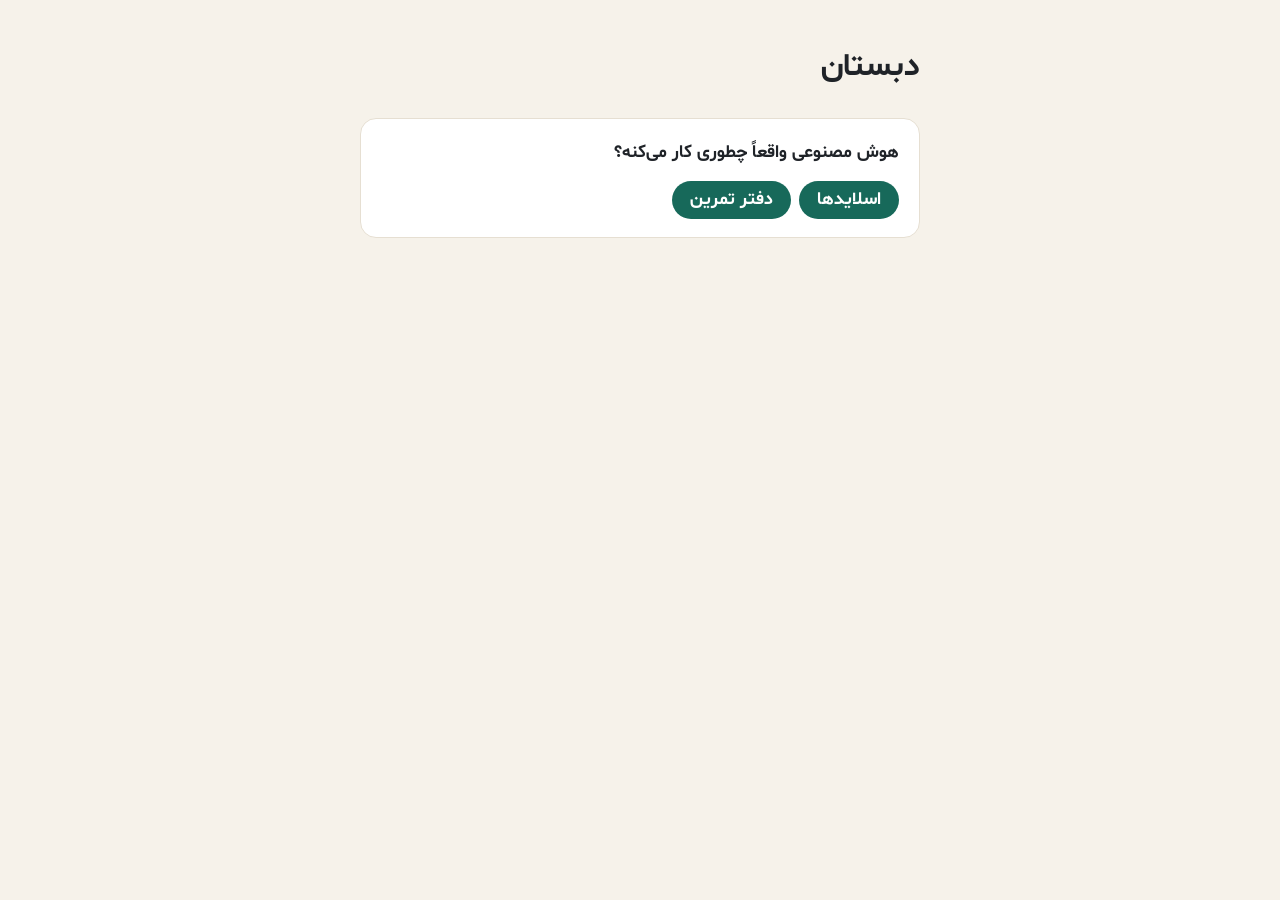
<file: index.html>
<!doctype html>
<html lang="fa" dir="rtl">
<head>
<meta charset="utf-8">
<meta name="viewport" content="width=device-width, initial-scale=1">
<title>دبستان</title>
<style>
@font-face { font-family: "Shabnam"; src: url(fonts/shabnam/Shabnam.woff2) format("woff2"); font-weight: 400; font-display: swap; }
@font-face { font-family: "Shabnam"; src: url(fonts/shabnam/Shabnam-Bold.woff2) format("woff2"); font-weight: 700; font-display: swap; }
:root { --bg: #f6f2ea; --card: #fff; --ink: #1f2328; --line: #e6dfd2; --accent: #17695a; --accent-ink: #fff; color-scheme: light; }
@media (prefers-color-scheme: dark) {
  :root { --bg: #121614; --card: #1b211f; --ink: #ece8e0; --line: #2c3431; --accent: #43b39b; --accent-ink: #0d1a17; color-scheme: dark; }
}
body { margin: 0; background: var(--bg); color: var(--ink); font: 18px/1.7 "Shabnam", Tahoma, system-ui, sans-serif; }
main { max-width: 560px; margin: 0 auto; padding: 40px 16px; }
h1 { margin: 0 0 24px; font-size: 2rem; font-weight: 800; }
ul { list-style: none; margin: 0; padding: 0; display: grid; gap: 16px; }
li { background: var(--card); border: 1px solid var(--line); border-radius: 16px; padding: 18px 20px; }
li b { display: block; font-size: 1.15rem; margin-bottom: 12px; }
li span { display: flex; flex-wrap: wrap; gap: 8px; }
a { padding: 4px 18px; border-radius: 99px; background: var(--accent); color: var(--accent-ink); font-weight: 700; text-decoration: none; }
</style>
</head>
<body>
<main>
<h1>دبستان</h1>
<ul>
<li><b>هوش مصنوعی واقعاً چطوری کار می‌کنه؟</b><span><a href="2026-11-22-talk/">اسلایدها</a><a href="2026-11-22-talk/exercises.html">دفتر تمرین</a></span></li>
</ul>
</main>
</body>
</html>
</file>
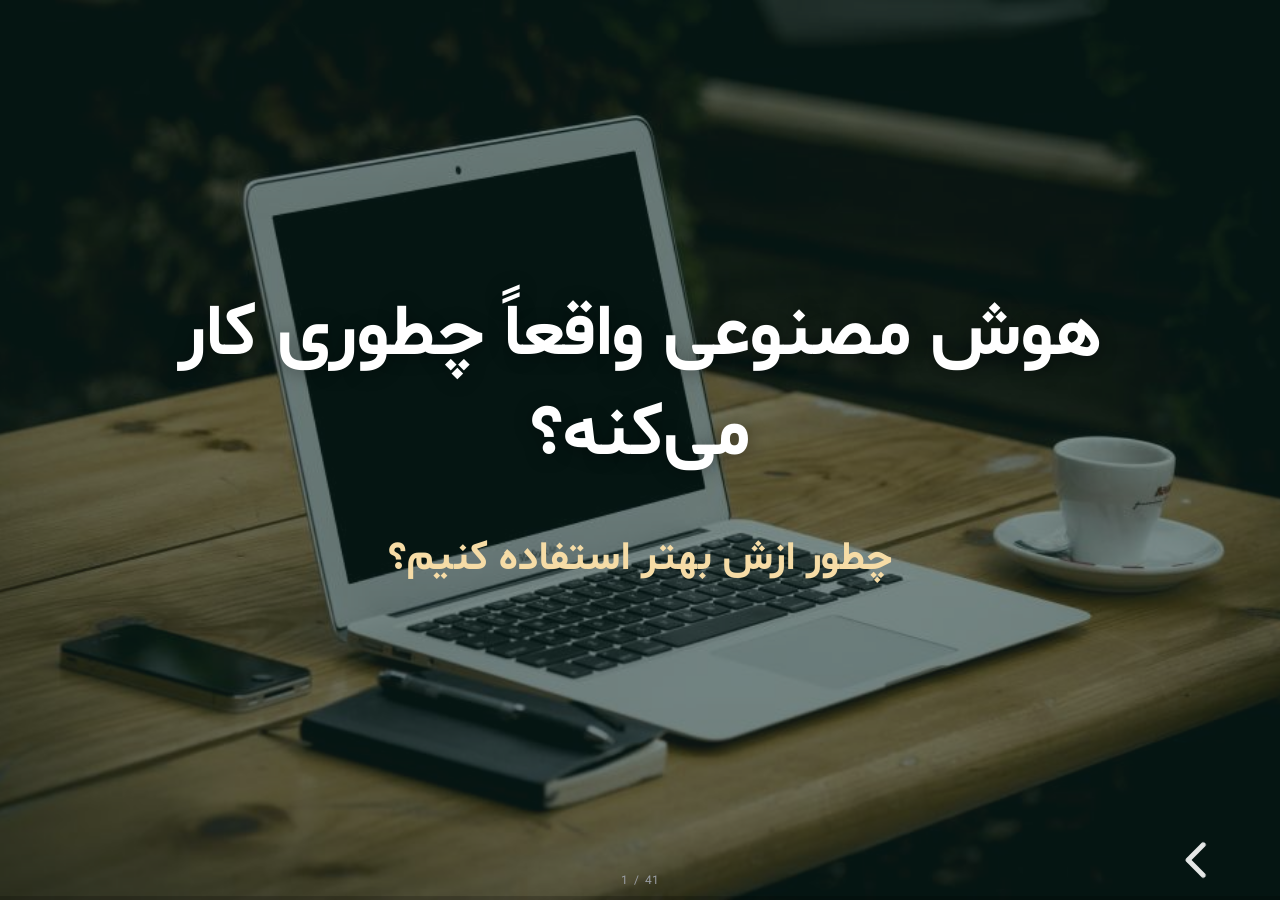
<file: 2026-11-22-talk/index.html>
<!doctype html>
<html lang="fa" dir="rtl">
<head>
<meta charset="utf-8">
<meta name="viewport" content="width=device-width, initial-scale=1">
<title>هوش مصنوعی واقعاً چطوری کار می‌کنه؟</title>
<link rel="preload" href="../fonts/shabnam/Shabnam.woff2" as="font" type="font/woff2" crossorigin>
<link rel="preload" href="../fonts/shabnam/Shabnam-Bold.woff2" as="font" type="font/woff2" crossorigin>
<link rel="stylesheet" href="../vendor/reveal.js/reveal.css">
<link rel="stylesheet" href="../vendor/reveal.js/theme/white.css">
<link rel="stylesheet" href="../slides.css">
</head>
<body>
<div class="reveal"><div class="slides" data-doc="sessions/2026-11-22-talk/slide-text.md" data-images="images/" data-credits="{&quot;octopus.jpg&quot;:&quot;Daiju Azuma · BY-SA 2.5&quot;,&quot;hafez.jpg&quot;:&quot;Ebrahim Rahiminezhad · BY-SA 4.0&quot;}">
<section class="cover center" data-section="اسلاید یک: عنوان" data-background-image="images/cover.jpg" data-background-opacity="0.5" data-background-color="#0b2a24"><h1>هوش مصنوعی واقعاً چطوری کار می‌کنه؟</h1><p>چطور ازش بهتر استفاده کنیم؟</p></section>
<section data-section="اسلاید دو: اول شما بگین" class="has-photo"><p class="kicker"></p><h2>اول شما بگین</h2><figure class="photo" style="background-image: url('images/person-phone.jpg')"></figure><div class="body"><p>تا حالا واسه چه کارایی از هوش مصنوعی استفاده کردین؟</p><p>کجا غافلگیرتون کرد؟</p><p>کجا رو اعصابتون رفت؟</p></div></section>
<section class="part center" data-section="قسمت ۱: طوطیِ باهوش" data-background-image="images/parrot.jpg" data-background-opacity="0.5" data-background-color="#0b2a24"><p class="kicker">قسمت ۱</p><h2>طوطیِ باهوش</h2></section>
<section data-section="اسلاید سه: شما جای مدل"><p class="kicker">قسمت ۱ · طوطیِ باهوش</p><h2>شما جای مدل</h2><div class="body"><p>تمرین با گوشی خودتون.</p><div class="widget" data-widget="qr"><div class="qr-code"><svg xmlns="http://www.w3.org/2000/svg" viewBox="0 0 37 37" shape-rendering="crispEdges"><path fill="#ffffff" d="M0 0h37v37H0z"/><path stroke="#1f2328" d="M0 0.5h7m3 0h1m5 0h1m1 0h3m9 0h7M0 1.5h1m5 0h1m2 0h2m1 0h2m1 0h2m5 0h2m6 0h1m5 0h1M0 2.5h1m1 0h3m1 0h1m1 0h1m2 0h1m3 0h2m1 0h4m4 0h3m1 0h1m1 0h3m1 0h1M0 3.5h1m1 0h3m1 0h1m1 0h1m1 0h1m1 0h2m2 0h2m1 0h2m1 0h1m1 0h3m3 0h1m1 0h3m1 0h1M0 4.5h1m1 0h3m1 0h1m1 0h1m7 0h5m2 0h3m2 0h1m1 0h1m1 0h3m1 0h1M0 5.5h1m5 0h1m1 0h2m1 0h2m2 0h1m1 0h1m2 0h3m1 0h5m1 0h1m5 0h1M0 6.5h7m1 0h1m1 0h1m1 0h1m1 0h1m1 0h1m1 0h1m1 0h1m1 0h1m1 0h1m1 0h1m1 0h1m1 0h7M8 7.5h1m1 0h1m1 0h3m1 0h1m1 0h2m1 0h4m1 0h2M0 8.5h1m1 0h5m8 0h3m3 0h1m2 0h1m5 0h5M1 9.5h1m1 0h3m2 0h2m1 0h3m1 0h1m2 0h2m3 0h1m1 0h1m2 0h1m1 0h1m1 0h2m1 0h1M3 10.5h6m2 0h6m1 0h2m1 0h1m2 0h1m3 0h2m2 0h2m1 0h2M0 11.5h2m1 0h1m1 0h1m1 0h3m3 0h3m4 0h4m2 0h6m4 0h1M1 12.5h1m4 0h1m1 0h1m3 0h4m1 0h1m1 0h2m1 0h4m1 0h1m1 0h2m1 0h2m1 0h2M1 13.5h1m1 0h1m1 0h1m3 0h1m1 0h4m3 0h3m2 0h1m1 0h1m2 0h1m2 0h1m4 0h1M2 14.5h1m2 0h2m4 0h1m2 0h3m1 0h1m1 0h1m1 0h1m3 0h2m2 0h4m2 0h1M2 15.5h2m1 0h1m4 0h1m1 0h5m1 0h1m1 0h1m4 0h1m1 0h1m1 0h1m1 0h2m2 0h2M0 16.5h1m1 0h3m1 0h1m3 0h2m3 0h1m2 0h1m2 0h1m2 0h2m4 0h1m3 0h1m1 0h1M2 17.5h1m1 0h2m3 0h3m1 0h7m3 0h3m2 0h1m6 0h1M0 18.5h1m1 0h1m2 0h3m1 0h4m1 0h1m2 0h1m1 0h1m2 0h7m1 0h2m1 0h1m1 0h2M1 19.5h2m4 0h6m1 0h1m1 0h1m1 0h5m4 0h4m3 0h1m1 0h1M1 20.5h1m2 0h6m7 0h3m3 0h1m1 0h2m2 0h2m1 0h1M0 21.5h2m1 0h1m1 0h1m2 0h1m2 0h1m1 0h1m2 0h5m2 0h1m1 0h1m2 0h2m3 0h1m1 0h2M0 22.5h1m2 0h5m1 0h1m1 0h1m2 0h2m1 0h1m3 0h2m1 0h6m1 0h3M1 23.5h1m1 0h1m1 0h1m2 0h1m1 0h2m1 0h7m2 0h1m1 0h1m6 0h2m2 0h1M0 24.5h2m1 0h6m1 0h1m1 0h1m1 0h3m6 0h2m1 0h2m3 0h2m1 0h3M0 25.5h3m1 0h1m5 0h6m1 0h4m2 0h1m3 0h1m2 0h2m2 0h1M0 26.5h1m1 0h1m2 0h5m5 0h2m2 0h1m2 0h1m1 0h3m1 0h1m1 0h4m1 0h2M0 27.5h1m1 0h2m3 0h1m2 0h1m1 0h2m1 0h1m4 0h4m2 0h3m4 0h1m1 0h2M0 28.5h1m1 0h1m3 0h2m1 0h3m1 0h1m1 0h3m1 0h1m2 0h5m1 0h5M8 29.5h1m3 0h1m3 0h1m2 0h2m2 0h1m1 0h1m2 0h1m3 0h2M0 30.5h7m2 0h2m1 0h1m2 0h2m1 0h1m1 0h3m1 0h1m1 0h1m1 0h1m1 0h1m1 0h1m1 0h3M0 31.5h1m5 0h1m1 0h3m4 0h1m6 0h1m5 0h1m3 0h2m2 0h1M0 32.5h1m1 0h3m1 0h1m1 0h1m3 0h3m3 0h1m2 0h1m2 0h9m1 0h1m1 0h1M0 33.5h1m1 0h3m1 0h1m1 0h3m3 0h3m2 0h3m1 0h3m3 0h2m1 0h1M0 34.5h1m1 0h3m1 0h1m1 0h1m1 0h1m1 0h2m3 0h2m2 0h2m4 0h1m6 0h1m1 0h1M0 35.5h1m5 0h1m3 0h4m2 0h1m3 0h2m4 0h4m2 0h1m3 0h1M0 36.5h7m1 0h2m1 0h2m4 0h1m4 0h2m1 0h3m2 0h1m1 0h1m1 0h3"/></svg>
</div><p class="qr-label">با دوربین گوشی اسکن کنین</p></div><p>این جمله رو کامل کنین: یه فنجون…</p></div><aside class="notes"><p>کیوآر کد رو با دوربین گوشیتون اسکن کنین.</p><p>هر کی کلمهٔ بعدی رو تو گوشیش بنویسه. بعد همه بلند می‌گیم و دکمهٔ حدس مدل رو می‌زنیم.</p></aside></section><section data-section="اسلاید سه: شما جای مدل"><p class="kicker">قسمت ۱ · طوطیِ باهوش</p><h2>شما جای مدل</h2><div class="body"><p>حدس مدل. چای، شصت و دو درصد. قهوه، بیست و یک درصد. آب، هفت درصد. شیر، چهار درصد. بقیه‌ش هم کلمه‌های دیگه.</p><div class="widget" data-widget="odds" data-args="{&quot;prompt&quot;: &quot;یه فنجون …&quot;, &quot;items&quot;: [[&quot;چای&quot;, 62], [&quot;قهوه&quot;, 21], [&quot;آب&quot;, 7], [&quot;شیر&quot;, 4], [&quot;بقیه&quot;, 6]]}"></div><p>این عددا رو ما واسه مثال گذاشتیم، ولی منطقش همینه.</p></div><aside class="notes"><p>این عددا یعنی چی؟ یعنی اگه صد بار همین جمله رو به مدل بدیم، حدوداً شصت و دو بار می‌گه چای، بیست و یک بار می‌گه قهوه، و گاهی هم آب یا شیر.</p><p>این عددا از کجا اومدن؟ از متنایی که مدل خونده. تو اون متنا، بعد از یه فنجون، بیشتر وقتا چای اومده.</p></aside></section><section data-section="اسلاید سه: شما جای مدل"><p class="kicker">قسمت ۱ · طوطیِ باهوش</p><h2>شما جای مدل</h2><div class="body"><p>کاری که شما الان کردین، کل کار مدله: حدس زدن کلمهٔ بعدی.</p><p>مثل یه طوطیِ باهوش: حرف زدنِ ما رو بلده، ولی نمی‌دونه چی می‌گه.</p></div></section>
<section data-section="اسلاید چهار: یه جمله بسازیم، تیکه تیکه"><p class="kicker">قسمت ۱ · طوطیِ باهوش</p><h2>یه جمله بسازیم، تیکه تیکه</h2><div class="body"><p>تمرین با گوشی خودتون.</p><div class="widget" data-widget="qr"><div class="qr-code"><svg xmlns="http://www.w3.org/2000/svg" viewBox="0 0 37 37" shape-rendering="crispEdges"><path fill="#ffffff" d="M0 0h37v37H0z"/><path stroke="#1f2328" d="M0 0.5h7m4 0h1m2 0h2m2 0h1m11 0h7M0 1.5h1m5 0h1m2 0h2m2 0h1m1 0h1m3 0h2m1 0h2m6 0h1m5 0h1M0 2.5h1m1 0h3m1 0h1m1 0h1m3 0h1m5 0h1m1 0h2m4 0h3m1 0h1m1 0h3m1 0h1M0 3.5h1m1 0h3m1 0h1m1 0h1m1 0h1m1 0h2m1 0h3m1 0h2m1 0h1m1 0h3m3 0h1m1 0h3m1 0h1M0 4.5h1m1 0h3m1 0h1m1 0h1m7 0h5m2 0h3m2 0h1m1 0h1m1 0h3m1 0h1M0 5.5h1m5 0h1m1 0h5m2 0h1m4 0h3m1 0h5m1 0h1m5 0h1M0 6.5h7m1 0h1m1 0h1m1 0h1m1 0h1m1 0h1m1 0h1m1 0h1m1 0h1m1 0h1m1 0h1m1 0h1m1 0h7M8 7.5h3m1 0h2m2 0h4m1 0h4m1 0h2M0 8.5h1m1 0h5m6 0h1m1 0h2m1 0h1m2 0h1m2 0h1m5 0h5M4 9.5h1m4 0h2m2 0h3m2 0h2m3 0h1m1 0h1m2 0h1m1 0h1m1 0h2m1 0h1M2 10.5h1m1 0h3m1 0h1m2 0h1m1 0h4m1 0h1m1 0h2m2 0h1m3 0h2m2 0h2m1 0h2M0 11.5h3m2 0h1m3 0h1m2 0h4m4 0h4m2 0h6m4 0h1M1 12.5h2m3 0h3m3 0h4m1 0h1m1 0h2m1 0h4m1 0h1m1 0h2m1 0h2m1 0h2M1 13.5h1m1 0h1m1 0h1m5 0h4m2 0h4m2 0h1m1 0h1m2 0h1m2 0h1m4 0h1M0 14.5h1m1 0h1m2 0h2m2 0h1m1 0h1m2 0h3m3 0h1m1 0h1m3 0h2m2 0h4m2 0h1M1 15.5h3m1 0h1m6 0h7m1 0h1m4 0h1m1 0h1m1 0h1m1 0h2m2 0h2M0 16.5h1m1 0h1m3 0h1m2 0h1m1 0h2m1 0h2m1 0h2m2 0h1m2 0h2m3 0h2m3 0h1m1 0h1M3 17.5h3m1 0h1m1 0h2m1 0h8m3 0h3m2 0h1m6 0h1M0 18.5h1m1 0h2m1 0h2m2 0h2m1 0h1m1 0h1m2 0h1m1 0h1m2 0h7m1 0h2m1 0h1m1 0h2M1 19.5h1m1 0h1m4 0h5m1 0h1m1 0h1m1 0h5m4 0h4m3 0h1m1 0h1M1 20.5h2m1 0h6m1 0h1m5 0h3m3 0h1m1 0h2m2 0h2m1 0h1M0 21.5h2m1 0h1m1 0h1m2 0h2m1 0h1m4 0h5m2 0h1m1 0h1m2 0h2m3 0h1m1 0h2M0 22.5h2m1 0h5m2 0h2m1 0h3m1 0h1m3 0h2m1 0h6m1 0h3M0 23.5h1m2 0h1m4 0h2m1 0h1m2 0h3m1 0h2m2 0h1m1 0h1m6 0h2m2 0h1M1 24.5h1m2 0h1m1 0h2m1 0h1m3 0h4m6 0h2m1 0h2m3 0h2m1 0h3M0 25.5h3m1 0h1m6 0h3m1 0h1m1 0h2m1 0h1m2 0h1m3 0h1m2 0h2m2 0h1M0 26.5h1m4 0h5m1 0h1m3 0h2m5 0h1m1 0h3m1 0h1m1 0h4m1 0h2M0 27.5h1m1 0h2m4 0h1m1 0h2m1 0h1m1 0h1m4 0h4m2 0h3m4 0h1m1 0h2M0 28.5h1m1 0h1m3 0h1m2 0h3m1 0h1m1 0h3m1 0h1m2 0h5m1 0h5M8 29.5h2m2 0h2m2 0h1m2 0h2m2 0h1m1 0h1m2 0h1m3 0h2M0 30.5h7m3 0h1m1 0h5m1 0h1m1 0h3m1 0h1m1 0h1m1 0h1m1 0h1m1 0h1m1 0h3M0 31.5h1m5 0h1m1 0h1m5 0h2m2 0h1m3 0h1m5 0h1m3 0h2m2 0h1M0 32.5h1m1 0h3m1 0h1m1 0h2m4 0h1m3 0h1m2 0h1m2 0h9m1 0h1m1 0h1M0 33.5h1m1 0h3m1 0h1m1 0h2m2 0h1m1 0h3m1 0h4m1 0h3m3 0h2m1 0h1M0 34.5h1m1 0h3m1 0h1m1 0h1m1 0h4m3 0h2m2 0h2m4 0h1m6 0h1m1 0h1M0 35.5h1m5 0h1m3 0h2m1 0h1m2 0h1m3 0h2m4 0h4m2 0h1m3 0h1M0 36.5h7m1 0h2m1 0h2m4 0h1m4 0h2m1 0h3m2 0h1m1 0h1m1 0h3"/></svg>
</div><p class="qr-label">با دوربین گوشی اسکن کنین</p></div><p>یه بار خودتون انتخاب کنین، یه بار شانسی.</p><p>بعد جمله‌تونو بلند بخونین.</p></div><aside class="notes"><p>کیوآر کد رو اسکن کنین و برین سراغ جمله‌سازی.</p><p>جمله با «امروز صبح» شروع می‌شه. هر قدم، چند تا کلمهٔ بعدی رو با درصدشون می‌بینین.</p><p>ببینین هر کی یه جملهٔ دیگه ساخته.</p></aside></section><section data-section="اسلاید چهار: یه جمله بسازیم، تیکه تیکه"><p class="kicker">قسمت ۱ · طوطیِ باهوش</p><h2>یه جمله بسازیم، تیکه تیکه</h2><div class="body"><div class="widget" data-widget="sentence-builder" data-args="sentence-builder.json" data-json="{
  &quot;start&quot;: &quot;امروز صبح&quot;,
  &quot;first&quot;: [
    { &quot;text&quot;: &quot;یه فنجون چای&quot;, &quot;p&quot;: 40, &quot;then&quot;: [
      [ { &quot;text&quot;: &quot;خوردم&quot;, &quot;p&quot;: 60 }, { &quot;text&quot;: &quot;دم کردم&quot;, &quot;p&quot;: 30 }, { &quot;text&quot;: &quot;سفارش دادم&quot;, &quot;p&quot;: 10 } ],
      [ { &quot;text&quot;: &quot;و رفتم پیاده‌روی&quot;, &quot;p&quot;: 45 }, { &quot;text&quot;: &quot;و حالم جا اومد&quot;, &quot;p&quot;: 40 }, { &quot;text&quot;: &quot;ولی سرد شد&quot;, &quot;p&quot;: 15 } ] ] },
    { &quot;text&quot;: &quot;بارون&quot;, &quot;p&quot;: 25, &quot;then&quot;: [
      [ { &quot;text&quot;: &quot;اومد&quot;, &quot;p&quot;: 70 }, { &quot;text&quot;: &quot;گرفت&quot;, &quot;p&quot;: 20 }, { &quot;text&quot;: &quot;بند اومد&quot;, &quot;p&quot;: 10 } ],
      [ { &quot;text&quot;: &quot;و هوا خنک شد&quot;, &quot;p&quot;: 50 }, { &quot;text&quot;: &quot;و چترمو جا گذاشتم&quot;, &quot;p&quot;: 35 }, { &quot;text&quot;: &quot;و رنگین‌کمون دراومد&quot;, &quot;p&quot;: 15 } ] ] },
    { &quot;text&quot;: &quot;گربه‌مون&quot;, &quot;p&quot;: 20, &quot;then&quot;: [
      [ { &quot;text&quot;: &quot;پرید رو میز&quot;, &quot;p&quot;: 50 }, { &quot;text&quot;: &quot;گم شد&quot;, &quot;p&quot;: 30 }, { &quot;text&quot;: &quot;آواز خوند&quot;, &quot;p&quot;: 20 } ],
      [ { &quot;text&quot;: &quot;و همه رو بیدار کرد&quot;, &quot;p&quot;: 45 }, { &quot;text&quot;: &quot;و رفت زیر تخت&quot;, &quot;p&quot;: 35 }, { &quot;text&quot;: &quot;و چای منو خورد&quot;, &quot;p&quot;: 20 } ] ] },
    { &quot;text&quot;: &quot;دیر&quot;, &quot;p&quot;: 15, &quot;then&quot;: [
      [ { &quot;text&quot;: &quot;بیدار شدم&quot;, &quot;p&quot;: 70 }, { &quot;text&quot;: &quot;رسیدم&quot;, &quot;p&quot;: 20 }, { &quot;text&quot;: &quot;صبحونه خوردم&quot;, &quot;p&quot;: 10 } ],
      [ { &quot;text&quot;: &quot;و از اتوبوس جا موندم&quot;, &quot;p&quot;: 50 }, { &quot;text&quot;: &quot;ولی اشکال نداشت&quot;, &quot;p&quot;: 30 }, { &quot;text&quot;: &quot;و همه منتظرم بودن&quot;, &quot;p&quot;: 20 } ] ] }
  ]
}
"></div></div></section>
<section data-section="اسلاید پنج: یه سؤال، چند تا جواب" class="has-photo"><p class="kicker">قسمت ۱ · طوطیِ باهوش</p><h2>یه سؤال، چند تا جواب</h2><figure class="photo" style="background-image: url('images/phone.jpg')"></figure><div class="body"><p>تمرین با گوشی خودتون.</p><p>یک. به چت‌بات بگین: یه شعر دو خطی دربارهٔ چای بگو.</p><p>دو. جوابا رو بلند بخونین. شبیه هم بودن؟</p><p>سه. دکمهٔ ری‌جنریت رو بزنین و دوباره بخونین.</p></div></section><section data-section="اسلاید پنج: یه سؤال، چند تا جواب"><p class="kicker">قسمت ۱ · طوطیِ باهوش</p><h2>یه سؤال، چند تا جواب</h2><div class="body"><p>جواب جایی ذخیره نشده. هر بار از اول نوشته می‌شه.</p></div></section>
<section data-section="اسلاید شش: این حدسا از کجا میاد؟" class="has-photo"><p class="kicker">قسمت ۱ · طوطیِ باهوش</p><h2>این حدسا از کجا میاد؟</h2><figure class="photo" style="background-image: url('images/library.jpg')"></figure><div class="body"><p>مدل بیشتر از ده هزار میلیارد کلمه خونده.</p><p>اگه شما روزی هشت ساعت کتاب بخونین، خوندن این همه متن بیشتر از دویست هزار سال طول می‌کشه.</p><div class="widget" data-widget="compare" data-args="{&quot;unit&quot;: &quot;سال&quot;, &quot;items&quot;: [[&quot;یه عمر کتاب خوندن، روزی هشت ساعت&quot;, 80], [&quot;همهٔ متنایی که مدل خونده&quot;, 200000]]}"></div><p>ولی کپی نکرده، الگوها رو یاد گرفته.</p></div><aside class="notes"><p>یعنی یه تیکهٔ خیلی بزرگ از اینترنت و کلی کتاب.</p><p>طوطی معمولی فقط تکرار می‌کنه، این یکی باهوشه.</p></aside></section><section data-section="اسلاید شش: این حدسا از کجا میاد؟" class="has-photo"><p class="kicker">قسمت ۱ · طوطیِ باهوش</p><h2>این حدسا از کجا میاد؟</h2><figure class="photo" style="background-image: url('images/tea.jpg')"></figure><div class="body"><p>تمرین با گوشی خودتون. به چت‌بات بگین: طرز دم کردن چای رو مثل گزارشگر فوتبال تعریف کن.</p><p>این متن جایی نوشته نشده. مدل دو تا الگو رو قاطی کرد.</p></div><aside class="notes"><p>مدل هم الگوی دستور پخت رو بلده، هم الگوی گزارش فوتبال.</p><p>ما هم همینیم. هیچ‌کدوم از جمله‌هایی که امروز گفتیم رو از قبل حفظ نبودیم. زبونو یاد گرفتیم، نه جمله‌ها رو.</p></aside></section>
<section data-section="اسلاید هفت: از طوطی تا دستیار"><p class="kicker">قسمت ۱ · طوطیِ باهوش</p><h2>از طوطی تا دستیار</h2><div class="body"><p>مدل دو مرحله درس خونده.</p><p>مرحلهٔ اول، مثل مدرسه: تقریباً همه‌چی رو خونده. نتیجه: یه طوطیِ باهوش.</p><p>مرحلهٔ دوم، مثل کارآموزی: با چتای خوب و بازخورد آدما تمرین کرده. نتیجه: یه دستیار مؤدب و کاربلد.</p><div class="widget" data-widget="cards" data-args="flow school.jpg workshop.jpg"></div></div></section><section data-section="اسلاید هفت: از طوطی تا دستیار"><p class="kicker">قسمت ۱ · طوطیِ باهوش</p><h2>از طوطی تا دستیار</h2><div class="body"><p>بعدش مغزش دیگه عوض نمی‌شه. ته‌ش هنوز همون طوطیه.</p><p>از چت شما یاد نمی‌گیره. هر چی بگین، فقط تو همون چت یادشه.</p><div class="widget" data-widget="cards" data-args="graduation.jpg notes.jpg"></div><p>بعضی شرکتا با چتای شما نسخهٔ بعدی رو آموزش می‌دن. تو تنظیمات اپ می‌شه خاموشش کرد.</p></div><aside class="notes"><p>انگار رو میزش یادداشت گذاشتین، نه تو مغزش. قسمت بعد دربارهٔ این میز بیشتر حرف می‌زنیم.</p></aside></section>
<section data-section="اسلاید هشت: عادت یک" class="has-photo"><p class="kicker">قسمت ۱ · طوطیِ باهوش</p><h2>عادت یک</h2><figure class="photo" style="background-image: url('images/draft.jpg')"></figure><div class="body"><p>جوابشو پیش‌نویس ببین، نه حقیقت.</p><p>چون کلمه‌ای رو می‌گه که بیشتر می‌خوره، نه کلمه‌ای که درسته.</p><p>روون نوشتن یعنی درست بودن نیست.</p></div><aside class="notes"><p>هیچ‌جا چک نمی‌کنه که درسته یا نه.</p><p>پس اول بخونینش و چکش کنین، بعد استفاده کنین.</p></aside></section>
<section class="part center" data-section="قسمت ۲: حافظه‌ش همین چته" data-background-image="images/notes-desk.jpg" data-background-opacity="0.5" data-background-color="#0b2a24"><p class="kicker">قسمت ۲</p><h2>حافظه‌ش همین چته</h2></section>
<section data-section="اسلاید نه: تست غریبه" class="has-photo"><p class="kicker">قسمت ۲ · حافظه‌ش همین چته</p><h2>تست غریبه</h2><figure class="photo" style="background-image: url('images/dinner.jpg')"></figure><div class="body"><p>تمرین با گوشی خودتون.</p><p>یک. بپرسین: امشب شام چی درست کنم؟ جوابشو بخونین.</p><p>دو. تو همون چت بگین چند نفرین، تو یخچال چی دارین و چقدر وقت دارین.</p><p>سه. کدوم جواب به دردتون می‌خوره؟</p><p>اون هیچی دربارهٔ شما نمی‌دونه، جز چیزی که خودتون بهش بگین.</p></div></section>
<section data-section="اسلاید ده: میز کار مدل"><p class="kicker">قسمت ۲ · حافظه‌ش همین چته</p><h2>میز کار مدل</h2><div class="body"><p>هر چی تو چت می‌گین، می‌ره رو میز کار مدل. به این می‌گن پیش‌زمینه.</p><p>چت جدید یعنی میز خالی.</p><p>میز هم جا داره: تو چتای خیلی طولانی، اولیا کم‌رنگ می‌شن.</p><div class="widget" data-widget="desk" data-args="{&quot;notes&quot;: [&quot;امشب شام چی درست کنم؟&quot;, &quot;چهار نفریم&quot;, &quot;تو یخچال مرغ و برنج داریم&quot;, &quot;یه ساعت وقت دارم&quot;, &quot;قارچ دوست نداریم&quot;, &quot;یه چیز سبک باشه&quot;, &quot;نوه‌م هم میاد&quot;, &quot;دسر هم می‌خوام&quot;], &quot;room&quot;: 5, &quot;image&quot;: &quot;wood.jpg&quot;}"></div></div><aside class="notes"><p>قبل از هر جواب، کل میز رو از اول می‌خونه.</p></aside></section><section data-section="اسلاید ده: میز کار مدل"><p class="kicker">قسمت ۲ · حافظه‌ش همین چته</p><h2>میز کار مدل</h2><div class="body"><p>تمرین با گوشی: بپرسین تو یخچالم چی بود؟ یه بار تو همون چت، یه بار تو یه چت جدید.</p><p>اگه تو چت جدید هم یادش بود، اپتون یه دفترچهٔ حافظه داره که اول هر چت می‌ذاره رو میز.</p><p>این دفترچه رو تو تنظیمات اپ می‌تونین ببینین و پاکش کنین.</p></div><aside class="notes"><p>این دفترچه رو خود اپ دربارهٔ شما می‌نویسه. بازم مغز مدل عوض نشده.</p></aside></section>
<section data-section="اسلاید یازده: دستور پخت یه پرامپت خوب"><p class="kicker">قسمت ۲ · حافظه‌ش همین چته</p><h2>دستور پخت یه پرامپت خوب</h2><div class="body"><p>یه پرامپت خوب چهار تا ماده داره.</p><p>پیش‌زمینه: من کی‌ام و موقعیت چیه؟</p><p>هدف: دقیقاً چی می‌خوام؟</p><p>نمونه: یه مثال از چیزی که دوست دارم.</p><p>فرمت: کوتاه یا بلند، رسمی یا خودمونی، به چه زبونی؟</p><div class="widget" data-widget="cards" data-args="person.jpg target.jpg swatch.jpg ruler.jpg"></div></div></section><section data-section="اسلاید یازده: دستور پخت یه پرامپت خوب"><p class="kicker">قسمت ۲ · حافظه‌ش همین چته</p><h2>دستور پخت یه پرامپت خوب</h2><div class="body"><p>یه مثال. قبل: یه نامه واسه صاحبخونه بنویس.</p><p>بعد: من مستأجرم و دو هفته‌ست شوفاژ خونه خرابه. می‌خوام صاحبخونه تا آخر هفته تعمیرکار بفرسته. لحنش گرم باشه، مثلاً: سلام، امیدوارم حالتون خوب باشه. کوتاه و مؤدب باشه، حداکثر پنج خط.</p><div class="widget" data-widget="bubbles" data-args=""></div></div></section>
<section data-section="اسلاید دوازده: نوبت شما"><p class="kicker">قسمت ۲ · حافظه‌ش همین چته</p><h2>نوبت شما</h2><div class="body"><p>تمرین با گوشی خودتون. شش دقیقه وقت دارین.</p><p>یک. یکی از این کارا رو انتخاب کنین، یا یه کار واقعی از زندگی خودتون.</p><p>پیام شب یلدا واسه گروه فامیل. جزئیات: لحن خودمونی، یه بیت شعر، کوتاه.</p><p>برنامهٔ یه سفر سه روزه. جزئیات: کجا، با کی، چقدر پیاده‌روی، چه بودجه‌ای.</p><p>یه چیز جدید رو ساده توضیح بده، مثلاً وای‌فای. جزئیات: شما کی هستین، با یه مثال روزمره، حداکثر ده خط.</p><p>رد کردن مؤدبانهٔ یه دعوت. جزئیات: از طرف کیه، چرا نمی‌تونین برین.</p><div class="widget" data-widget="cards" data-args="pomegranate.jpg suitcase.jpg bulb.jpg envelope.jpg"></div></div></section><section data-section="اسلاید دوازده: نوبت شما"><p class="kicker">قسمت ۲ · حافظه‌ش همین چته</p><h2>نوبت شما</h2><div class="body"><p>دو. اول کوتاه و کلی بپرسین. مثلاً: یه پیام یلدا بنویس.</p><p>سه. بعد با این چهار تا ماده دوباره بپرسین.</p><p>پیش‌زمینه: من کی‌ام و موقعیت چیه؟</p><p>هدف: دقیقاً چی می‌خوام؟</p><p>نمونه: یه مثال از چیزی که دوست دارم.</p><p>فرمت: کوتاه یا بلند، رسمی یا خودمونی؟</p><div class="widget" data-widget="cards" data-args="mini person.jpg target.jpg swatch.jpg ruler.jpg"></div><p>چهار. جوابا رو با هم می‌خونیم.</p><p>اگه گیر کردین، بنویسین: قبل از جواب، پنج تا سؤال از من بپرس.</p><div class="widget" data-widget="timer" data-args="6"></div></div></section>
<section data-section="اسلاید سیزده: عادت دو" class="has-photo"><p class="kicker">قسمت ۲ · حافظه‌ش همین چته</p><h2>عادت دو</h2><figure class="photo" style="background-image: url('images/notes.jpg')"></figure><div class="body"><p>اول پیش‌زمینه بده، بعد بپرس.</p><p>هر چی رو میزش بذاری، همونو تحویل می‌گیری.</p></div></section>
<section class="part center" data-section="قسمت ۳: چرا از خودش چیز درمیاره؟" data-background-image="images/crystal.jpg" data-background-opacity="0.5" data-background-color="#0b2a24"><p class="kicker">قسمت ۳</p><h2>چرا از خودش چیز درمیاره؟</h2></section>
<section data-section="اسلاید چهارده: بازی امتحان"><p class="kicker">قسمت ۳ · چرا از خودش چیز درمیاره؟</p><h2>بازی امتحان</h2><div class="body"><p>تمرین با گوشی خودتون.</p><div class="widget" data-widget="qr"><div class="qr-code"><svg xmlns="http://www.w3.org/2000/svg" viewBox="0 0 37 37" shape-rendering="crispEdges"><path fill="#ffffff" d="M0 0h37v37H0z"/><path stroke="#1f2328" d="M0 0.5h7m3 0h1m1 0h1m2 0h2m1 0h2m10 0h7M0 1.5h1m5 0h1m2 0h2m2 0h1m2 0h1m2 0h2m1 0h2m6 0h1m5 0h1M0 2.5h1m1 0h3m1 0h1m1 0h1m2 0h2m5 0h1m1 0h2m4 0h3m1 0h1m1 0h3m1 0h1M0 3.5h1m1 0h3m1 0h1m1 0h1m1 0h1m1 0h2m2 0h2m1 0h2m1 0h1m1 0h3m3 0h1m1 0h3m1 0h1M0 4.5h1m1 0h3m1 0h1m1 0h2m6 0h1m1 0h3m2 0h3m2 0h1m1 0h1m1 0h3m1 0h1M0 5.5h1m5 0h1m1 0h2m1 0h2m2 0h1m2 0h1m1 0h3m1 0h5m1 0h1m5 0h1M0 6.5h7m1 0h1m1 0h1m1 0h1m1 0h1m1 0h1m1 0h1m1 0h1m1 0h1m1 0h1m1 0h1m1 0h1m1 0h7M8 7.5h2m2 0h1m3 0h1m1 0h2m1 0h4m1 0h2M0 8.5h1m1 0h5m6 0h3m2 0h1m2 0h1m2 0h1m5 0h5M2 9.5h4m1 0h10m1 0h2m3 0h1m1 0h1m2 0h1m1 0h1m1 0h2m1 0h1M2 10.5h5m1 0h1m2 0h4m3 0h1m2 0h1m2 0h1m3 0h2m2 0h2m1 0h2M0 11.5h3m2 0h1m1 0h3m1 0h1m1 0h2m1 0h1m3 0h4m2 0h6m4 0h1M1 12.5h2m3 0h3m2 0h4m2 0h1m1 0h2m1 0h4m1 0h1m1 0h2m1 0h2m1 0h2M0 13.5h2m1 0h1m1 0h1m5 0h2m1 0h1m2 0h4m2 0h1m1 0h1m2 0h1m2 0h1m4 0h1M1 14.5h2m3 0h1m2 0h3m1 0h5m2 0h1m1 0h1m3 0h2m2 0h4m2 0h1M0 15.5h1m1 0h2m5 0h2m1 0h2m1 0h4m1 0h1m4 0h1m1 0h1m1 0h1m1 0h2m2 0h2M2 16.5h1m2 0h2m1 0h2m1 0h2m2 0h2m4 0h1m2 0h2m4 0h1m3 0h1m1 0h1M1 17.5h1m2 0h2m2 0h2m1 0h1m1 0h1m1 0h1m1 0h2m4 0h3m2 0h1m1 0h1m4 0h1M0 18.5h1m2 0h1m1 0h3m1 0h2m1 0h1m1 0h4m2 0h1m1 0h7m1 0h2m1 0h1m1 0h2M1 19.5h2m4 0h4m3 0h2m2 0h5m4 0h4m3 0h1m1 0h1M1 20.5h1m2 0h6m1 0h1m3 0h1m1 0h3m3 0h1m1 0h2m2 0h2m1 0h1M0 21.5h2m1 0h1m1 0h1m2 0h1m2 0h1m4 0h1m1 0h3m2 0h1m1 0h1m2 0h2m3 0h1m1 0h2M3 22.5h1m2 0h2m1 0h3m3 0h1m2 0h1m2 0h2m1 0h6m1 0h3M1 23.5h1m1 0h1m1 0h1m2 0h4m1 0h4m2 0h1m2 0h1m1 0h1m6 0h2m2 0h1M0 24.5h1m2 0h2m1 0h2m4 0h1m2 0h1m2 0h1m4 0h2m1 0h2m3 0h2m1 0h3M0 25.5h3m1 0h2m1 0h1m2 0h2m1 0h5m1 0h1m3 0h1m3 0h1m2 0h2m2 0h1M0 26.5h1m2 0h1m1 0h2m1 0h2m9 0h1m2 0h1m1 0h3m1 0h1m1 0h4m1 0h2M0 27.5h1m6 0h1m2 0h4m2 0h1m3 0h4m2 0h3m4 0h1m1 0h2M0 28.5h1m5 0h1m2 0h2m2 0h1m2 0h2m1 0h1m2 0h5m1 0h5M8 29.5h1m3 0h2m2 0h2m1 0h2m2 0h1m1 0h1m2 0h1m3 0h2M0 30.5h7m3 0h1m1 0h1m1 0h4m2 0h3m1 0h1m1 0h1m1 0h1m1 0h1m1 0h1m1 0h3M0 31.5h1m5 0h1m1 0h3m2 0h3m1 0h2m3 0h1m5 0h1m3 0h2m2 0h1M0 32.5h1m1 0h3m1 0h1m1 0h3m1 0h2m2 0h1m4 0h1m2 0h9m1 0h1m1 0h1M0 33.5h1m1 0h3m1 0h1m1 0h2m1 0h1m2 0h2m2 0h4m1 0h3m3 0h2m1 0h1M0 34.5h1m1 0h3m1 0h1m1 0h1m1 0h4m1 0h4m2 0h2m4 0h1m6 0h1m1 0h1M0 35.5h1m5 0h1m3 0h4m1 0h1m4 0h2m4 0h4m2 0h1m3 0h1M0 36.5h7m1 0h2m2 0h1m2 0h1m1 0h1m4 0h2m1 0h3m2 0h1m1 0h1m1 0h3"/></svg>
</div><p class="qr-label">با دوربین گوشی اسکن کنین</p></div><p>پنج تا سؤال سخت. لازم نیست جوابشونو بدونین.</p><p>قانون راند اول: جواب درست، یه نمره. جواب غلط، صفر. جواب ندادن هم صفر.</p><div class="widget" data-widget="rules" data-args="{&quot;title&quot;: &quot;راند اول&quot;, &quot;right&quot;: 1, &quot;wrong&quot;: 0, &quot;blank&quot;: 0}"></div></div><aside class="notes"><p>کیوآر کد رو اسکن کنین و برین سراغ امتحان.</p><p>فقط واسه هر کدوم یه گزینه رو بزنین.</p></aside></section><section data-section="اسلاید چهارده: بازی امتحان"><p class="kicker">قسمت ۳ · چرا از خودش چیز درمیاره؟</p><h2>بازی امتحان</h2><div class="body"><p>سؤال یک: اختاپوس چند تا قلب داره؟ شش تا، سه تا، هشت تا یا چهار تا؟</p><p>سؤال دو: زنبور عسل چند تا چشم داره؟ پنج تا، سه تا، دو تا یا چهار تا؟</p><p>سؤال سه: بارداری فیل چند ماه طول می‌کشه؟ سی ماه، نه ماه، سی و شش ماه یا بیست و دو ماه؟</p><p>سؤال چهار: برج میلاد چند متره؟ پونصد و ده، سیصد و هشتاد، چهارصد و سی و پنج یا سیصد و پونزده؟</p><p>سؤال پنج: پیانو چند تا کلید داره؟ هشتاد و هشت، صد و دو، شصت و یک یا نود و شش؟</p><div class="widget" data-widget="cards" data-args="octopus.jpg bee.jpg elephant.jpg milad.jpg piano.jpg"></div></div></section><section data-section="اسلاید چهارده: بازی امتحان"><p class="kicker">قسمت ۳ · چرا از خودش چیز درمیاره؟</p><h2>بازی امتحان</h2><div class="body"><div class="widget" data-widget="rules" data-args="{&quot;title&quot;: &quot;راند دوم، مثل کنکور&quot;, &quot;right&quot;: 1, &quot;wrong&quot;: -1, &quot;blank&quot;: 0, &quot;take&quot;: 0}"></div><p>دکمهٔ راند دوم رو بزنین. هر جوابی که مطمئن نیستین، خط بزنین.</p></div><aside class="notes"><p>قانون راند دوم، مثل کنکور: نمرهٔ منفی داریم. جواب غلط، منفی یک.</p></aside></section><section data-section="اسلاید چهارده: بازی امتحان"><p class="kicker">قسمت ۳ · چرا از خودش چیز درمیاره؟</p><h2>بازی امتحان</h2><div class="body"><p>جوابا.</p><p>اختاپوس: سه تا قلب.</p><p>زنبور عسل: پنج تا چشم.</p><p>فیل: بیست و دو ماه.</p><p>برج میلاد: چهارصد و سی و پنج متر.</p><p>پیانو: هشتاد و هشت تا کلید.</p><div class="widget" data-widget="cards" data-args="octopus.jpg bee.jpg elephant.jpg milad.jpg piano.jpg"></div><p>دکمهٔ جوابا رو بزنین.</p></div><aside class="notes"><p>گوشیتون نشون می‌ده تو هر راند چند تا جواب دادین و چند تاش درست بود. تو راند اول کسی جوابی رو خالی گذاشت؟</p></aside></section><section data-section="اسلاید چهارده: بازی امتحان"><p class="kicker">قسمت ۳ · چرا از خودش چیز درمیاره؟</p><h2>بازی امتحان</h2><div class="body"><p>تو راند اول حدس زدن ضرری نداشت، پس حدس زدیم.</p><p>مدلا هم بدون نمرهٔ منفی آموزش دیدن. واسه همین به جای «نمی‌دونم»، با اعتماد به نفس حدس می‌زنن.</p><p>به این می‌گن توهم.</p></div></section>
<section data-section="اسلاید پونزده: دروغ با اعتماد به نفس رو پیدا کنین"><p class="kicker">قسمت ۳ · چرا از خودش چیز درمیاره؟</p><h2>دروغ با اعتماد به نفس رو پیدا کنین</h2><div class="body"><p>تمرین با گوشی خودتون.</p><div class="widget" data-widget="qr"><div class="qr-code"><svg xmlns="http://www.w3.org/2000/svg" viewBox="0 0 37 37" shape-rendering="crispEdges"><path fill="#ffffff" d="M0 0h37v37H0z"/><path stroke="#1f2328" d="M0 0.5h7m1 0h1m1 0h1m1 0h2m3 0h3m2 0h2m1 0h2m1 0h1m1 0h7M0 1.5h1m5 0h1m1 0h1m1 0h3m1 0h1m5 0h4m1 0h3m2 0h1m5 0h1M0 2.5h1m1 0h3m1 0h1m1 0h1m1 0h1m2 0h1m4 0h5m2 0h3m2 0h1m1 0h3m1 0h1M0 3.5h1m1 0h3m1 0h1m2 0h1m2 0h4m1 0h1m1 0h1m1 0h1m2 0h2m1 0h2m1 0h1m1 0h3m1 0h1M0 4.5h1m1 0h3m1 0h1m1 0h2m1 0h1m2 0h1m1 0h1m1 0h2m4 0h3m1 0h1m1 0h1m1 0h3m1 0h1M0 5.5h1m5 0h1m5 0h3m1 0h2m2 0h1m2 0h4m3 0h1m5 0h1M0 6.5h7m1 0h1m1 0h1m1 0h1m1 0h1m1 0h1m1 0h1m1 0h1m1 0h1m1 0h1m1 0h1m1 0h1m1 0h7M10 7.5h1m1 0h2m1 0h4m1 0h1m1 0h4M0 8.5h1m2 0h6m3 0h1m2 0h1m3 0h1m1 0h2m1 0h2m2 0h2m2 0h1m1 0h3M2 9.5h2m1 0h1m1 0h1m3 0h3m2 0h1m1 0h6m1 0h3m2 0h1m3 0h2M3 10.5h2m1 0h1m1 0h1m3 0h2m1 0h7m1 0h2m1 0h1m1 0h1m4 0h1m2 0h1M0 11.5h5m2 0h2m1 0h1m2 0h2m1 0h2m1 0h2m5 0h1m3 0h2m1 0h4M4 12.5h3m3 0h3m2 0h2m7 0h1m1 0h3m1 0h2m1 0h2m1 0h1M2 13.5h1m1 0h2m1 0h2m2 0h3m1 0h1m2 0h1m2 0h1m1 0h1m2 0h3m3 0h2m2 0h1M1 14.5h2m2 0h3m3 0h1m3 0h1m2 0h3m4 0h4m1 0h1m1 0h3m1 0h1M1 15.5h1m3 0h1m2 0h2m2 0h2m4 0h1m2 0h2m2 0h2m1 0h2m1 0h1m1 0h4M0 16.5h2m1 0h2m1 0h1m2 0h2m1 0h4m1 0h2m1 0h2m1 0h4m2 0h2m1 0h1m1 0h3M2 17.5h2m1 0h1m1 0h1m4 0h3m3 0h1m2 0h2m1 0h2m1 0h1m1 0h1m3 0h2M0 18.5h2m1 0h2m1 0h1m1 0h2m1 0h3m2 0h1m7 0h1m2 0h1m1 0h2m1 0h3m1 0h1M10 19.5h4m1 0h2m1 0h2m2 0h1m2 0h2m1 0h7m1 0h1M5 20.5h2m1 0h3m2 0h1m2 0h3m3 0h2m2 0h1m1 0h5m1 0h1M1 21.5h2m2 0h1m4 0h2m1 0h3m1 0h3m1 0h3m1 0h3m1 0h1m2 0h1m1 0h3M2 22.5h2m1 0h4m1 0h1m3 0h2m4 0h6m1 0h2m2 0h1m1 0h1m1 0h1M4 23.5h2m2 0h1m4 0h2m3 0h2m1 0h1m1 0h2m2 0h3m1 0h4M2 24.5h1m3 0h1m3 0h2m1 0h1m1 0h1m1 0h1m1 0h2m1 0h1m1 0h2m1 0h3m6 0h1M0 25.5h1m3 0h2m3 0h2m3 0h1m2 0h3m1 0h1m1 0h1m1 0h2m3 0h1m1 0h3M0 26.5h2m2 0h3m1 0h4m1 0h1m1 0h1m3 0h1m4 0h1m1 0h1m3 0h1m1 0h5M0 27.5h1m1 0h3m3 0h2m3 0h2m1 0h1m6 0h1m8 0h1m1 0h3M0 28.5h1m4 0h2m1 0h3m2 0h4m2 0h2m1 0h1m1 0h2m2 0h5m2 0h1M8 29.5h6m1 0h1m1 0h1m1 0h4m2 0h1m1 0h2m3 0h1m1 0h2M0 30.5h7m1 0h2m1 0h2m2 0h1m1 0h3m1 0h1m1 0h3m2 0h1m1 0h1m1 0h1m3 0h1M0 31.5h1m5 0h1m1 0h3m8 0h4m2 0h4m3 0h1m3 0h1M0 32.5h1m1 0h3m1 0h1m1 0h3m1 0h3m1 0h1m1 0h2m1 0h2m1 0h1m1 0h7m3 0h1M0 33.5h1m1 0h3m1 0h1m1 0h1m1 0h2m7 0h1m2 0h9m2 0h2M0 34.5h1m1 0h3m1 0h1m3 0h1m1 0h3m3 0h1m1 0h4m2 0h2m1 0h1m2 0h1m1 0h3M0 35.5h1m5 0h1m2 0h1m1 0h3m1 0h1m1 0h1m2 0h1m1 0h2m2 0h1m5 0h5M0 36.5h7m1 0h3m1 0h3m1 0h1m2 0h2m6 0h5m4 0h1"/></svg>
</div><p class="qr-label">با دوربین گوشی اسکن کنین</p></div><p>از یه چت‌بات دربارهٔ حافظ پرسیدیم. جمله‌های ساختگی جوابشو پیدا کنین.</p></div><aside class="notes"><p>کیوآر کد رو اسکن کنین و برین سراغ دروغ‌یاب.</p><p>جمله‌هایی که فکر می‌کنین ساختگی‌ان رو انتخاب کنین. بعد دکمهٔ جواب رو بزنین.</p></aside></section><section data-section="اسلاید پونزده: دروغ با اعتماد به نفس رو پیدا کنین"><p class="kicker">قسمت ۳ · چرا از خودش چیز درمیاره؟</p><h2>دروغ با اعتماد به نفس رو پیدا کنین</h2><div class="body"><p>سؤال: دربارهٔ حافظ بهم بگو.</p><p>جواب چت‌بات. یک: حافظ شاعرِ قرنِ هشتمِ هجری و اهلِ شیراز بود. دو: نامِ کاملِ او خواجه شمس‌الدین محمد حافظ شیرازی است. سه: او دیوانش را در سالِ هفتصد و هفتاد هجری در اصفهان به پایان رساند. چهار: حافظ در جوانی سفیرِ شیراز در دربارِ تیمور بود. پنج: آرامگاهِ او، حافظیه، در شیراز است. شش: گوته، شاعرِ آلمانی، دیوانِ غربی شرقی را با الهام از حافظ سرود. هفت: نخستین ترجمهٔ انگلیسیِ غزل‌های او را ویلیام جونز در سالِ هزار و نهصد و دوازده منتشر کرد.</p><div class="widget" data-widget="bluff" data-args="3,4,7"></div></div></section><section data-section="اسلاید پونزده: دروغ با اعتماد به نفس رو پیدا کنین" class="has-photo"><p class="kicker">قسمت ۳ · چرا از خودش چیز درمیاره؟</p><h2>دروغ با اعتماد به نفس رو پیدا کنین</h2><figure class="photo" style="background-image: url('images/hafez.jpg')"><span class="credit" dir="ltr">Ebrahim Rahiminezhad · BY-SA 4.0</span></figure><div class="body"><p>جمله‌های سه، چهار و هفت ساختگی بودن. ولی دقیقاً به همون اندازه مطمئن به نظر می‌رسیدن.</p><p>این جواب رو واسه تمرین نوشتیم.</p></div></section>
<section data-section="اسلاید شونزده: دونسته‌هاش تاریخ انقضا داره" class="has-photo"><p class="kicker">قسمت ۳ · چرا از خودش چیز درمیاره؟</p><h2>دونسته‌هاش تاریخ انقضا داره</h2><figure class="photo" style="background-image: url('images/news.jpg')"></figure><div class="body"><p>مدل تا یه تاریخی خونده. به این می‌گن کات‌آف.</p><div class="widget" data-widget="timeline" data-args="{&quot;before&quot;: &quot;چیزایی که خونده&quot;, &quot;cutoff&quot;: &quot;کات‌آف&quot;, &quot;after&quot;: &quot;از اینا خبر نداره&quot;, &quot;search&quot;: &quot;مگه اینکه جستجو کنه&quot;}"></div></div><aside class="notes"><p>از اتفاقای بعدش خبر نداره، مگه اینکه تو اینترنت جستجو کنه.</p></aside></section><section data-section="اسلاید شونزده: دونسته‌هاش تاریخ انقضا داره"><p class="kicker">قسمت ۳ · چرا از خودش چیز درمیاره؟</p><h2>دونسته‌هاش تاریخ انقضا داره</h2><div class="body"><p>تمرین با گوشی خودتون.</p><p>یک. از چت‌بات بپرسین: دونسته‌هات تا چه تاریخیه؟</p><p>دو. بپرسین فردا هوای شهرتون چطوره.</p><p>سه. لینک منبع داره؟ یعنی جستجو کرده. نداره؟ داره حدس می‌زنه.</p><p>چهار. جوابشو با اپ هواشناسی گوشیتون مقایسه کنین.</p><p>واسه هر چیز جدید، بخواین جستجو کنه و منبع بده.</p></div></section>
<section data-section="اسلاید هیفده: چراغ راهنما"><p class="kicker">قسمت ۳ · چرا از خودش چیز درمیاره؟</p><h2>چراغ راهنما</h2><div class="body"><p>تمرین با گوشی خودتون.</p><div class="widget" data-widget="qr"><div class="qr-code"><svg xmlns="http://www.w3.org/2000/svg" viewBox="0 0 37 37" shape-rendering="crispEdges"><path fill="#ffffff" d="M0 0h37v37H0z"/><path stroke="#1f2328" d="M0 0.5h7m4 0h1m1 0h1m1 0h5m2 0h2m1 0h2m1 0h1m1 0h7M0 1.5h1m5 0h1m1 0h1m1 0h4m1 0h2m2 0h1m1 0h3m3 0h1m2 0h1m5 0h1M0 2.5h1m1 0h3m1 0h1m1 0h1m2 0h2m2 0h1m2 0h1m1 0h2m4 0h3m1 0h1m1 0h3m1 0h1M0 3.5h1m1 0h3m1 0h1m1 0h2m1 0h4m2 0h1m1 0h1m1 0h1m2 0h2m1 0h2m1 0h1m1 0h3m1 0h1M0 4.5h1m1 0h3m1 0h1m2 0h1m6 0h5m2 0h3m2 0h1m1 0h1m1 0h3m1 0h1M0 5.5h1m5 0h1m2 0h6m5 0h1m1 0h1m1 0h3m1 0h1m1 0h1m5 0h1M0 6.5h7m1 0h1m1 0h1m1 0h1m1 0h1m1 0h1m1 0h1m1 0h1m1 0h1m1 0h1m1 0h1m1 0h1m1 0h7M8 7.5h1m1 0h1m1 0h1m2 0h5m2 0h3m1 0h1M0 8.5h1m5 0h1m1 0h1m1 0h1m3 0h3m4 0h1m2 0h1m4 0h2m2 0h3M1 9.5h3m1 0h1m1 0h2m3 0h2m2 0h1m1 0h6m1 0h3m2 0h1m3 0h2M3 10.5h5m3 0h6m1 0h1m2 0h1m2 0h1m3 0h2m2 0h2m1 0h2M0 11.5h3m2 0h1m7 0h2m5 0h1m1 0h2m2 0h1m1 0h4m1 0h1m2 0h1M4 12.5h4m2 0h1m1 0h1m2 0h2m7 0h1m1 0h3m1 0h2m1 0h2m1 0h1M1 13.5h1m3 0h1m5 0h2m1 0h2m1 0h5m1 0h1m1 0h1m1 0h2m2 0h1m1 0h1m2 0h1M1 14.5h2m1 0h3m2 0h3m1 0h4m3 0h1m1 0h1m3 0h2m2 0h4m2 0h1M0 15.5h1m4 0h1m2 0h1m1 0h1m1 0h1m8 0h2m2 0h2m1 0h2m1 0h1m1 0h4M0 16.5h3m3 0h1m1 0h2m1 0h1m1 0h3m1 0h2m2 0h1m2 0h2m3 0h2m3 0h1m1 0h1M2 17.5h1m1 0h1m2 0h2m1 0h1m1 0h3m1 0h3m1 0h2m1 0h3m1 0h2m4 0h1m1 0h1M0 18.5h5m1 0h1m2 0h1m3 0h1m2 0h1m2 0h2m3 0h1m2 0h1m1 0h2m1 0h3m1 0h1M1 19.5h1m1 0h1m3 0h1m2 0h3m1 0h3m1 0h3m1 0h1m5 0h3m2 0h2m1 0h1M1 20.5h2m1 0h3m1 0h2m7 0h3m3 0h1m1 0h2m2 0h2m1 0h1M0 21.5h3m2 0h1m3 0h3m2 0h2m1 0h3m1 0h3m1 0h3m1 0h1m2 0h1m1 0h3M3 22.5h1m2 0h2m3 0h1m2 0h2m5 0h2m1 0h6m1 0h3M5 23.5h1m2 0h2m1 0h1m2 0h1m1 0h1m1 0h2m1 0h2m1 0h1m2 0h1m3 0h3m1 0h1M0 24.5h7m4 0h1m1 0h1m1 0h1m3 0h2m1 0h1m1 0h2m1 0h3m6 0h1M0 25.5h1m2 0h2m2 0h1m1 0h3m1 0h2m2 0h2m2 0h1m1 0h1m6 0h2m1 0h2M0 26.5h1m1 0h1m2 0h3m1 0h1m5 0h2m2 0h1m2 0h1m1 0h3m1 0h1m1 0h4m1 0h2M0 27.5h1m1 0h3m2 0h1m1 0h1m1 0h1m1 0h2m1 0h1m2 0h1m3 0h1m8 0h1m1 0h3M0 28.5h1m5 0h1m2 0h3m1 0h1m1 0h3m1 0h1m2 0h5m1 0h5M8 29.5h2m2 0h2m1 0h2m2 0h3m1 0h1m1 0h1m1 0h2m3 0h1M0 30.5h7m2 0h4m1 0h2m1 0h3m1 0h1m1 0h3m2 0h1m1 0h1m1 0h1m3 0h1M0 31.5h1m5 0h1m2 0h1m3 0h1m4 0h1m2 0h2m4 0h2m3 0h1m3 0h1M0 32.5h1m1 0h3m1 0h1m2 0h2m1 0h2m4 0h1m2 0h1m2 0h9m1 0h1m1 0h1M0 33.5h1m1 0h3m1 0h1m3 0h1m1 0h1m5 0h2m2 0h9m2 0h2M0 34.5h1m1 0h3m1 0h1m3 0h4m3 0h2m2 0h2m4 0h1m6 0h1m1 0h1M0 35.5h1m5 0h1m2 0h5m1 0h2m3 0h1m5 0h1m1 0h2m2 0h2m2 0h1M0 36.5h7m1 0h3m1 0h3m1 0h1m2 0h2m6 0h5m4 0h1"/></svg>
</div><p class="qr-label">با دوربین گوشی اسکن کنین</p></div><p>سبز یعنی راحت استفاده کن. زرد یعنی استفاده کن، ولی چک کن. قرمز یعنی از یه منبع رسمی یا یه متخصص بپرس.</p><p>به هر کار یه رنگ بدین.</p></div><aside class="notes"><p>کیوآر کد رو اسکن کنین و برین سراغ چراغ راهنما.</p><p>وقتی همه رنگ گرفتن، پیشنهاد ما رو می‌بینین.</p></aside></section><section data-section="اسلاید هیفده: چراغ راهنما"><p class="kicker">قسمت ۳ · چرا از خودش چیز درمیاره؟</p><h2>چراغ راهنما</h2><div class="body"><p>کارا، با رنگ پیشنهادی ما: خبرای امروز، زرد. دوز یه دارو، قرمز. دستور پخت قورمه‌سبزی، سبز. توضیح نامهٔ ادارهٔ مالیات، زرد. تبریک تولد واسه نوه، سبز. یه سؤال حقوقی دربارهٔ قرارداد اجاره، قرمز.</p><div class="widget" data-widget="traffic" data-args=""></div></div></section><section data-section="اسلاید هیفده: چراغ راهنما" class="has-photo"><p class="kicker">قسمت ۳ · چرا از خودش چیز درمیاره؟</p><h2>چراغ راهنما</h2><figure class="photo" style="background-image: url('images/traffic.jpg')"></figure><div class="body"><p>جواب قطعی نداره.</p><p>هوش مصنوعی جای دکتر، وکیل یا مشاور مالی رو نمی‌گیره. ولی کمک می‌کنه سؤالای بهتری ببرین پیششون.</p></div><aside class="notes"><p>سر تفاوتا با هم گپ می‌زنیم.</p></aside></section>
<section data-section="اسلاید هیجده: عادت سه" class="has-photo"><p class="kicker">قسمت ۳ · چرا از خودش چیز درمیاره؟</p><h2>عادت سه</h2><figure class="photo" style="background-image: url('images/magnifier.jpg')"></figure><div class="body"><p>منبع بخواه، چک کن. مخصوصاً واسه سلامتی، پول و قانون.</p><p>بپرس چقدر مطمئنی. منبع بخواه و بازش کن. با یه ابزار دیگه مقایسه کن.</p></div></section>
<section class="part center" data-section="آخرش" data-background-image="images/road.jpg" data-background-opacity="0.5" data-background-color="#0b2a24"><h2>آخرش</h2></section>
<section data-section="اسلاید نوزده: جمع‌بندی"><p class="kicker">آخرش</p><h2>جمع‌بندی</h2><div class="body"><p>سه تا ایده، سه تا عادت.</p><p>یک. مدل یه طوطیِ باهوشه. پس جوابشو پیش‌نویس ببین، نه حقیقت.</p><p>دو. حافظه‌ش همین چته. پس اول پیش‌زمینه بده، بعد بپرس.</p><p>سه. گاهی از خودش چیز درمیاره. پس منبع بخواه و چک کن.</p><div class="widget" data-widget="cards" data-args="parrot.jpg notes-desk.jpg crystal.jpg"></div></div><aside class="notes"><p>بعدش، سؤال و گپ.</p><p>مرسی.</p></aside></section>
</div></div>
<script src="../vendor/reveal.js/reveal.js"></script>
<script src="../widgets.js"></script>
<script src="../slides.js"></script>
</body>
</html>
</file>
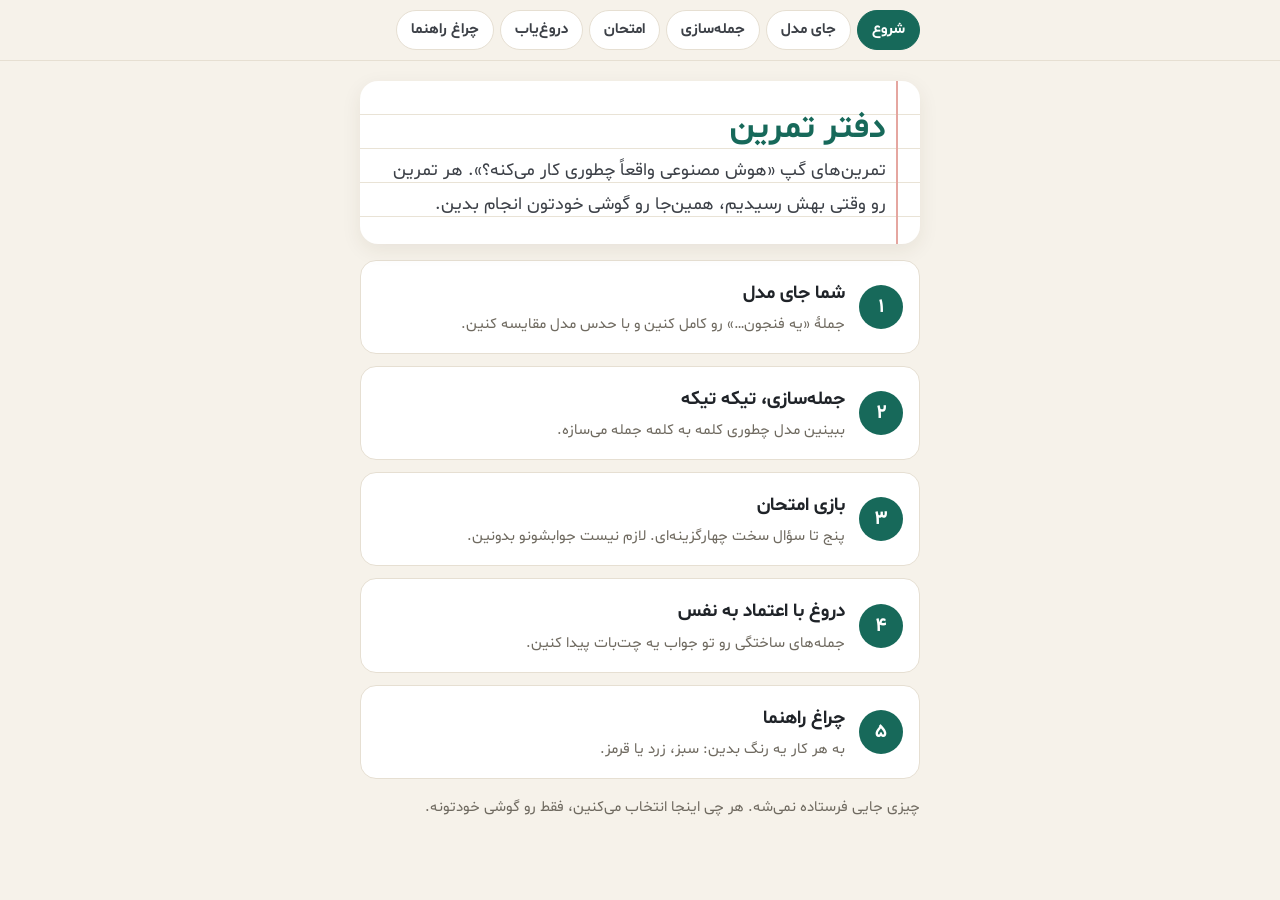
<file: 2026-11-22-talk/exercises.html>
<!doctype html>
<!-- The exercise page participants open on their own phones (QR codes on the slides).
     Published on the public site with the slides: see site/build-pages.mjs. -->
<html lang="fa" dir="rtl">
<head>
<meta charset="utf-8">
<meta name="viewport" content="width=device-width, initial-scale=1">
<meta name="theme-color" content="#f6f2ea" media="(prefers-color-scheme: light)">
<meta name="theme-color" content="#121614" media="(prefers-color-scheme: dark)">
<title>دفتر تمرین دبستان</title>
<style>
/* Layout: one phone-width column, a sticky row of tabs, one exercise per view (#guess, #builder, #exam, #bluff, #traffic).
   Same identity as the talk's slides: deep turquoise and saffron on warm paper, Shabnam; the home card is a
   ruled exercise-notebook page with its margin line on the right, as in a Persian school notebook. */
/* Shabnam is served by our own site (site/fonts/): ../fonts/ on the public site, /fonts/ on the tailnet site. */
@font-face { font-family: "Shabnam"; src: url(../fonts/shabnam/Shabnam.woff2) format("woff2"), url(/fonts/shabnam/Shabnam.woff2) format("woff2"); font-weight: 400; font-display: swap; }
@font-face { font-family: "Shabnam"; src: url(../fonts/shabnam/Shabnam-Bold.woff2) format("woff2"), url(/fonts/shabnam/Shabnam-Bold.woff2) format("woff2"); font-weight: 700; font-display: swap; }
:root {
  --bg: #f6f2ea;
  --surface: #ffffff;
  --ink: #1f2328;
  --ink-soft: #3c4047;
  --muted: #6f6a60;
  --line: #e6dfd2;
  --rule: #e9e3d6;
  --margin: #e5a6a0;
  --accent: #17695a;
  --accent-ink: #ffffff;
  --accent-soft: #e3efea;
  --saffron: #e2a33a;
  --saffron-soft: #fbf0da;
  --saffron-ink: #7a4f00;
  --track: #ece5d7;
  --green: #2e8b57; --green-soft: #dcefe4;
  --yellow: #9a6f05; --yellow-soft: #fbefc9;
  --red: #c0392b; --red-soft: #f8e1dd;
  --shadow: 0 6px 20px rgba(60, 45, 20, 0.08);
  --font: "Shabnam", Tahoma, "Segoe UI", system-ui, sans-serif;
}
@media (prefers-color-scheme: dark) {
  :root:not([data-theme="light"]) {
    --bg: #121614; --surface: #1b211f; --ink: #ece8e0; --ink-soft: #d3cec5; --muted: #a39d92;
    --line: #2c3431; --rule: #252c29; --margin: #7a3f3a;
    --accent: #43b39b; --accent-ink: #0d1a17; --accent-soft: #1b302b;
    --saffron: #e9b458; --saffron-soft: #3a2e17; --saffron-ink: #f3cf8b; --track: #2a312e;
    --green: #5cc08a; --green-soft: #1d3527; --yellow: #e0b54a; --yellow-soft: #3a3115; --red: #ef7b6e; --red-soft: #3d1f1b;
    --shadow: 0 6px 20px rgba(0, 0, 0, 0.35);
    color-scheme: dark;
  }
}
:root[data-theme="dark"] {
  --bg: #121614; --surface: #1b211f; --ink: #ece8e0; --ink-soft: #d3cec5; --muted: #a39d92;
  --line: #2c3431; --rule: #252c29; --margin: #7a3f3a;
  --accent: #43b39b; --accent-ink: #0d1a17; --accent-soft: #1b302b;
  --saffron: #e9b458; --saffron-soft: #3a2e17; --saffron-ink: #f3cf8b; --track: #2a312e;
  --green: #5cc08a; --green-soft: #1d3527; --yellow: #e0b54a; --yellow-soft: #3a3115; --red: #ef7b6e; --red-soft: #3d1f1b;
  --shadow: 0 6px 20px rgba(0, 0, 0, 0.35);
  color-scheme: dark;
}

body { margin: 0; background: var(--bg); color: var(--ink); font-family: var(--font); font-size: 18px; line-height: 1.7; }
/* Hidden views and results stay hidden, even where a rule below gives them a display (e.g. [data-view]). */
[hidden] { display: none !important; }
body::before { content: ""; position: fixed; inset: 0 0 auto; height: env(safe-area-inset-top, 0px); z-index: 10; background: var(--bg); }
.wrap { max-width: 560px; margin: 0 auto; padding-left: max(16px, env(safe-area-inset-left, 0px)); padding-right: max(16px, env(safe-area-inset-right, 0px)); }
h1, h2, h3, p { margin: 0; }
h1, h2 { text-wrap: balance; line-height: 1.35; }
button { font: inherit; color: inherit; }
button:focus-visible, a:focus-visible { outline: 3px solid var(--saffron); outline-offset: 2px; }

/* Tabs */
.top { position: sticky; top: env(safe-area-inset-top, 0px); z-index: 5; background: var(--bg); border-bottom: 1px solid var(--line); }
.tabs { display: flex; gap: 6px; overflow-x: auto; padding-block: 10px; scrollbar-width: none; }
.tabs::-webkit-scrollbar { display: none; }
.tabs a { flex: none; padding: 6px 14px; border-radius: 99px; color: var(--ink-soft); text-decoration: none; font-weight: 700; font-size: 15px; white-space: nowrap; border: 1.5px solid var(--line); background: var(--surface); }
.tabs a[aria-current="page"] { background: var(--accent); border-color: var(--accent); color: var(--accent-ink); }

main.wrap { padding-block: 20px 48px; display: grid; gap: 18px; }
[data-view] { display: grid; gap: 16px; }
.eyebrow { color: var(--muted); font-size: 14px; font-weight: 700; }
h2 { font-size: 26px; font-weight: 900; color: var(--accent); }
.lede { color: var(--ink-soft); }
.tag { justify-self: start; padding: 2px 12px; border-radius: 99px; background: var(--saffron-soft); border: 1.5px solid var(--saffron); color: var(--saffron-ink); font-size: 14px; font-weight: 800; }

/* Home: a ruled notebook page */
.notebook { position: relative; border-radius: 18px; padding: 22px 34px 22px 20px; background: var(--surface); box-shadow: var(--shadow);
  background-image: repeating-linear-gradient(to bottom, transparent 0 33px, var(--rule) 33px 34px); }
.notebook::before { content: ""; position: absolute; top: 0; bottom: 0; right: 22px; width: 2px; background: var(--margin); }
.notebook h1 { font-size: 34px; font-weight: 900; color: var(--accent); line-height: 1.5; }
.notebook p { color: var(--ink-soft); line-height: 34px; }
.cards { display: grid; gap: 12px; }
.card { display: grid; grid-template-columns: auto 1fr; gap: 4px 14px; align-items: center; padding: 16px; border-radius: 16px; background: var(--surface); border: 1.5px solid var(--line); text-decoration: none; color: inherit; }
.card .num { grid-row: span 2; width: 44px; height: 44px; border-radius: 50%; display: grid; place-items: center; background: var(--accent); color: var(--accent-ink); font-weight: 900; font-size: 20px; }
.card b { font-size: 19px; font-weight: 800; color: var(--ink); }
.card span:last-child { color: var(--muted); font-size: 15px; line-height: 1.6; }
.note { font-size: 15px; color: var(--muted); }

/* Buttons */
.row { display: flex; flex-wrap: wrap; gap: 10px; }
.btn { min-height: 48px; padding: 8px 22px; border-radius: 99px; border: 2px solid var(--accent); background: var(--accent); color: var(--accent-ink); font-weight: 800; cursor: pointer; }
.btn.quiet { background: var(--surface); color: var(--accent); }
.btn:disabled { opacity: 0.4; cursor: default; }

/* Sentence builder */
.sentence { padding: 18px; border-radius: 16px; background: var(--surface); box-shadow: var(--shadow); font-size: 24px; font-weight: 800; line-height: 1.6; min-height: 3.4em; }
.sentence .next { color: var(--saffron); }
.step { color: var(--muted); font-size: 15px; font-weight: 700; }
.options { display: grid; gap: 10px; }
.opt { display: grid; grid-template-columns: minmax(0, 1.4fr) minmax(0, 1fr) 3.2em; align-items: center; gap: 12px; min-height: 56px; padding: 8px 14px; border-radius: 14px; border: 2px solid var(--line); background: var(--surface); text-align: right; cursor: pointer; }
.opt:hover { border-color: var(--accent); }
.opt-text { font-weight: 700; min-width: 0; }
.opt-bar { height: 10px; border-radius: 99px; background: var(--track); overflow: hidden; }
.opt-bar i { display: block; height: 100%; width: calc(var(--p) * 1%); border-radius: 99px; background: var(--accent); }
.opt-p { font-weight: 800; color: var(--accent); font-variant-numeric: tabular-nums; text-align: left; }
.done { display: grid; gap: 12px; padding: 16px; border-radius: 16px; background: var(--accent-soft); }
.history { display: grid; gap: 6px; padding: 0; margin: 0; list-style: none; }
.history li { padding: 8px 12px; border-radius: 12px; background: var(--surface); border: 1px solid var(--line); font-size: 16px; }

/* Find the bluff */
.bubble { padding: 12px 16px; border-radius: 18px; background: var(--surface); border: 1.5px solid var(--line); }
.bubble.me { justify-self: start; background: var(--accent-soft); border-color: transparent; border-bottom-right-radius: 6px; font-weight: 700; }
.bubble.bot { display: grid; gap: 8px; border-bottom-left-radius: 6px; }
.bubble .who { color: var(--muted); font-size: 14px; font-weight: 700; }
.claim { display: grid; grid-template-columns: 2em 1fr; gap: 8px; align-items: start; width: 100%; padding: 10px 12px; border-radius: 12px; border: 2px solid var(--line); background: var(--bg); text-align: right; line-height: 1.8; cursor: pointer; }
.claim .n { width: 1.7em; height: 1.7em; border-radius: 50%; display: grid; place-items: center; background: var(--track); font-weight: 800; font-size: 15px; }
.claim[aria-pressed="true"] { border-color: var(--red); background: var(--red-soft); }
.claim[aria-pressed="true"] .n { background: var(--red); color: #fff; }
.claim .verdict { grid-column: 2; font-size: 14px; font-weight: 800; }
.revealed .claim { cursor: default; }
.revealed .claim.fake { background: var(--red-soft); }
.revealed .claim.true { background: var(--green-soft); border-color: var(--line); }
.revealed .claim.true[aria-pressed="true"] { border-color: var(--red); }
.revealed .claim.fake .verdict { color: var(--red); }
.revealed .claim.true .verdict { color: var(--green); }
.result { display: grid; gap: 8px; padding: 16px; border-radius: 16px; background: var(--saffron-soft); }
.result b { font-size: 20px; }

/* Traffic light */
.legend { display: grid; gap: 8px; }
.legend div { display: grid; grid-template-columns: 1.2em 1fr; gap: 10px; align-items: center; }
.dot { width: 1.1em; height: 1.1em; border-radius: 50%; }
.dot.green { background: var(--green); } .dot.yellow { background: var(--saffron); } .dot.red { background: var(--red); }
.tasks { display: grid; gap: 10px; }
.task { display: grid; gap: 10px; padding: 14px; border-radius: 16px; background: var(--surface); border: 2px solid var(--line); }
.task b { font-weight: 800; }
.task.green { border-color: var(--green); background: var(--green-soft); }
.task.yellow { border-color: var(--saffron); background: var(--yellow-soft); }
.task.red { border-color: var(--red); background: var(--red-soft); }
.chips { display: grid; grid-template-columns: repeat(3, 1fr); gap: 8px; }
.chip { min-height: 44px; border-radius: 99px; border: 2px solid; background: var(--surface); font-weight: 800; cursor: pointer; }
.chip.green { border-color: var(--green); color: var(--green); }
.chip.yellow { border-color: var(--saffron); color: var(--yellow); }
.chip.red { border-color: var(--red); color: var(--red); }
.chip[aria-pressed="true"].green { background: var(--green); color: #fff; }
.chip[aria-pressed="true"].yellow { background: var(--saffron); color: #2a1d00; }
.chip[aria-pressed="true"].red { background: var(--red); color: #fff; }
.rec { font-size: 15px; font-weight: 800; }
.rec.green { color: var(--green); } .rec.yellow { color: var(--yellow); } .rec.red { color: var(--red); }
.count { color: var(--muted); font-weight: 700; font-size: 15px; }

/* You are the model: the sentence with a blank to fill in, then the model's odds with your word highlighted */
.guess { display: grid; grid-template-columns: auto minmax(0, 1fr); gap: 12px; align-items: center; padding: 16px; border-radius: 16px; background: var(--surface); box-shadow: var(--shadow); }
.guess label { font-size: 24px; font-weight: 800; }
.guess input { min-width: 0; min-height: 48px; padding: 6px 12px; border-radius: 12px; border: 2px solid var(--line); background: var(--bg); color: var(--ink); font: inherit; font-size: 22px; font-weight: 800; }
.guess input:focus { outline: none; border-color: var(--accent); }
.guess .btn { grid-column: 1 / -1; justify-self: start; }
.my-word { font-size: 24px; font-weight: 800; }
.my-word b { color: var(--saffron-ink); }
.opt.static { cursor: default; }
.opt.static:hover { border-color: var(--line); }
.opt.static.picked { border-color: var(--saffron); background: var(--saffron-soft); }

/* Exam game: the scoring rule as three tiles, four answers per question, then crossing out in round two */
.rules { display: grid; gap: 8px; padding: 14px; border-radius: 16px; background: var(--surface); border: 2px solid var(--line); }
.rules > b { font-weight: 800; }
.tiles { display: grid; grid-template-columns: repeat(3, 1fr); gap: 8px; }
.tile { display: grid; justify-items: center; padding: 6px 4px; border-radius: 12px; background: var(--bg); font-size: 15px; font-weight: 700; color: var(--ink-soft); }
.tile strong { font-size: 22px; font-weight: 900; color: var(--accent); direction: ltr; unicode-bidi: isolate; }
.tile.minus { background: var(--red-soft); }
.tile.minus strong { color: var(--red); }
.ans { display: grid; grid-template-columns: repeat(4, 1fr); gap: 8px; }
.ans button { min-height: 44px; padding: 4px; border-radius: 12px; border: 2px solid var(--line); background: var(--bg); font-weight: 800; cursor: pointer; }
.ans button[aria-pressed="true"] { border-color: var(--accent); background: var(--accent); color: var(--accent-ink); }
.locked .ans button { cursor: default; }
.ans button.right { border-color: var(--green); background: var(--green-soft); color: var(--green); }
.ans button.right[aria-pressed="true"] { background: var(--green); color: #fff; }
.ans button.wrong[aria-pressed="true"] { border-color: var(--red); background: var(--red); color: #fff; }
.task.crossed .ans button[aria-pressed="true"] { border-color: var(--track); background: var(--track); color: var(--muted); text-decoration: line-through; }
.cross { justify-self: start; min-height: 40px; padding: 4px 16px; border-radius: 99px; border: 2px solid var(--red); background: var(--surface); color: var(--red); font-weight: 800; cursor: pointer; }
.cross[aria-pressed="true"] { background: var(--red); color: #fff; }
.rec.muted { color: var(--muted); }

@media (prefers-reduced-motion: no-preference) {
  .opt-bar i { transition: width 0.6s ease-out; }
  .task, .claim, .chip { transition: background-color 0.2s, border-color 0.2s; }
}
</style>
</head>
<body>

<div dir="rtl" lang="fa">
  <header class="top">
    <nav class="tabs wrap" aria-label="تمرین‌ها">
      <a href="#start">شروع</a>
      <a href="#guess">جای مدل</a>
      <a href="#builder">جمله‌سازی</a>
      <a href="#exam">امتحان</a>
      <a href="#bluff">دروغ‌یاب</a>
      <a href="#traffic">چراغ راهنما</a>
    </nav>
  </header>

  <main class="wrap">
    <!-- Home -->
    <section data-view="start">
      <div class="notebook">
        <h1>دفتر تمرین</h1>
        <p>تمرین‌های گپ «هوش مصنوعی واقعاً چطوری کار می‌کنه؟». هر تمرین رو وقتی بهش رسیدیم، همین‌جا رو گوشی خودتون انجام بدین.</p>
      </div>
      <div class="cards">
        <a class="card" href="#guess"><span class="num">۱</span><b>شما جای مدل</b><span>جملهٔ «یه فنجون…» رو کامل کنین و با حدس مدل مقایسه کنین.</span></a>
        <a class="card" href="#builder"><span class="num">۲</span><b>جمله‌سازی، تیکه تیکه</b><span>ببینین مدل چطوری کلمه به کلمه جمله می‌سازه.</span></a>
        <a class="card" href="#exam"><span class="num">۳</span><b>بازی امتحان</b><span>پنج تا سؤال سخت چهارگزینه‌ای. لازم نیست جوابشونو بدونین.</span></a>
        <a class="card" href="#bluff"><span class="num">۴</span><b>دروغ با اعتماد به نفس</b><span>جمله‌های ساختگی رو تو جواب یه چت‌بات پیدا کنین.</span></a>
        <a class="card" href="#traffic"><span class="num">۵</span><b>چراغ راهنما</b><span>به هر کار یه رنگ بدین: سبز، زرد یا قرمز.</span></a>
      </div>
      <p class="note">چیزی جایی فرستاده نمی‌شه. هر چی اینجا انتخاب می‌کنین، فقط رو گوشی خودتونه.</p>
    </section>

    <!-- You are the model -->
    <section data-view="guess" hidden>
      <span class="tag">تمرین با گوشی خودتون</span>
      <h2>شما جای مدل</h2>
      <p class="lede">این جمله رو کامل کنین. کلمهٔ بعدی چیه؟</p>
      <form class="guess" id="gs-form">
        <label for="gs-word">یه فنجون</label>
        <input id="gs-word" type="text" autocomplete="off" enterkeyhint="done" maxlength="24" placeholder="…">
        <button class="btn" type="submit">ثبت</button>
      </form>
      <div class="done" id="gs-done" hidden>
        <p class="my-word">یه فنجون <b id="gs-mine"></b></p>
        <div id="gs-wait">
          <p>حالا بلند بگینش. بعد حدس مدل رو ببینین.</p>
          <div class="row"><button class="btn" type="button" id="gs-show">حدس مدل رو نشونم بده</button></div>
        </div>
      </div>
      <div id="gs-model" hidden>
        <p class="eyebrow">حدس مدل بعد از «یه فنجون»</p>
        <div class="options" id="gs-bars"></div>
      </div>
      <div class="result" id="gs-result" hidden aria-live="polite"></div>
      <div class="row"><button class="btn quiet" type="button" id="gs-reset">از اول</button></div>
    </section>

    <!-- Sentence builder -->
    <section data-view="builder" hidden>
      <span class="tag">تمرین با گوشی خودتون</span>
      <h2>جمله‌سازی، تیکه تیکه</h2>
      <p class="lede">هر قدم یکی از تیکه‌ها رو انتخاب کنین. یا «شانسی» رو بزنین تا گوشی به نسبت درصدا براتون انتخاب کنه.</p>
      <p class="sentence" id="sb-sentence" aria-live="polite"></p>
      <p class="step" id="sb-step"></p>
      <div class="options" id="sb-options"></div>
      <div class="row">
        <button class="btn" type="button" id="sb-random">شانسی</button>
        <button class="btn quiet" type="button" id="sb-reset">از اول</button>
      </div>
      <div class="done" id="sb-done" hidden>
        <p>جمله‌تون آماده‌ست. بلند بخونینش و با جملهٔ بقیه مقایسه کنین.</p>
        <div class="row">
          <button class="btn" type="button" id="sb-copy">کپی جمله</button>
          <button class="btn quiet" type="button" id="sb-again">یه جملهٔ دیگه</button>
        </div>
      </div>
      <div id="sb-history-box" hidden>
        <p class="eyebrow">جمله‌هایی که تا حالا ساختین</p>
        <ul class="history" id="sb-history"></ul>
      </div>
    </section>

    <!-- Exam game -->
    <section data-view="exam" hidden>
      <span class="tag">تمرین با گوشی خودتون</span>
      <h2>بازی امتحان</h2>
      <p class="lede" id="ex-lede"></p>
      <div class="rules" id="ex-rules"></div>
      <div class="result" id="ex-result" hidden aria-live="polite"></div>
      <p class="count" id="ex-count"></p>
      <div class="tasks" id="ex-questions"></div>
      <div class="row">
        <button class="btn" type="button" id="ex-next"></button>
        <button class="btn quiet" type="button" id="ex-reset">از اول</button>
      </div>
    </section>

    <!-- Find the bluff -->
    <section data-view="bluff" hidden>
      <span class="tag">تمرین با گوشی خودتون</span>
      <h2>دروغ با اعتماد به نفس</h2>
      <p class="lede">بعضی از جمله‌های این جواب ساختگیه. پیداشون کنین، بعد جواب رو ببینین.</p>
      <p class="bubble me">دربارهٔ حافظ بهم بگو.</p>
      <div class="bubble bot" id="bl-answer"><span class="who">جواب چت‌بات</span></div>
      <div class="row">
        <button class="btn" type="button" id="bl-show">جواب رو نشونم بده</button>
        <button class="btn quiet" type="button" id="bl-reset">دوباره</button>
      </div>
      <div class="result" id="bl-result" hidden aria-live="polite"></div>
      <p class="note">این جواب یه نمونه‌ست که واسه تمرین نوشتیم.</p>
    </section>

    <!-- Traffic light -->
    <section data-view="traffic" hidden>
      <span class="tag">تمرین با گوشی خودتون</span>
      <h2>چراغ راهنما</h2>
      <div class="legend">
        <div><span class="dot green"></span><span><b>سبز:</b> راحت استفاده کن.</span></div>
        <div><span class="dot yellow"></span><span><b>زرد:</b> استفاده کن، ولی چک کن.</span></div>
        <div><span class="dot red"></span><span><b>قرمز:</b> از یه منبع رسمی یا یه متخصص بپرس.</span></div>
      </div>
      <p class="lede">به هر کار یه رنگ بدین. وقتی همه رنگ گرفتن، پیشنهاد ما رو می‌بینین.</p>
      <p class="count" id="tl-count"></p>
      <div class="tasks" id="tl-tasks"></div>
      <div class="result" id="tl-result" hidden aria-live="polite"></div>
      <div class="row">
        <button class="btn quiet" type="button" id="tl-show">پیشنهاد ما رو نشون بده</button>
        <button class="btn quiet" type="button" id="tl-reset">از اول</button>
      </div>
    </section>
  </main>
</div>

<script>
(() => {
  const fa = (s) => String(s).replace(/\d/g, (d) => '۰۱۲۳۴۵۶۷۸۹'[d]);
  const $ = (id) => document.getElementById(id);
  const el = (tag, cls, text) => { const e = document.createElement(tag); if (cls) e.className = cls; if (text != null) e.textContent = text; return e; };
  // A copy in random order (Fisher-Yates), so where an answer sits is never a pattern.
  const shuffle = (list) => { const a = [...list]; for (let i = a.length - 1; i > 0; i--) { const j = Math.floor(Math.random() * (i + 1)); [a[i], a[j]] = [a[j], a[i]]; } return a; };

  /* ---------- Views: #start, #guess, #builder, #exam, #bluff, #traffic ---------- */
  const VIEWS = ['start', 'guess', 'builder', 'exam', 'bluff', 'traffic'];
  function route() {
    const name = location.hash.slice(1);
    const view = VIEWS.includes(name) ? name : 'start';
    document.querySelectorAll('[data-view]').forEach((v) => { v.hidden = v.dataset.view !== view; });
    document.querySelectorAll('.tabs a').forEach((a) => a.setAttribute('aria-current', a.getAttribute('href') === '#' + view ? 'page' : 'false'));
    // The tabs scroll sideways on narrow phones: keep the current one in view.
    document.querySelector('.tabs a[aria-current="page"]')?.scrollIntoView({ block: 'nearest', inline: 'nearest' });
    window.scrollTo(0, 0);
  }
  addEventListener('hashchange', route);
  route();

  /* ---------- You are the model: finish «یه فنجون…», say it aloud, then compare with the model's odds
     (the same made-up odds as the slides). Spellings are matched loosely; any other word counts as «بقیه». ---------- */
  const CUP = [['چای', 62, ['چای', 'چایی']], ['قهوه', 21, ['قهوه']], ['آب', 7, ['آب', 'اب', 'آبجوش']], ['شیر', 4, ['شیر']], ['بقیه', 6, []]];
  const normWord = (s) => s.replace(/ي/g, 'ی').replace(/ك/g, 'ک').replace(/[\s\u200c.،,!؟?«»"']/g, '').replace(/^(یه|یک)?(فنجون|فنجان)/, '');
  let cupWord = '', cupShown = false;
  function drawCup() {
    $('gs-form').hidden = !!cupWord;
    $('gs-done').hidden = !cupWord;
    $('gs-mine').textContent = cupWord;
    $('gs-wait').hidden = cupShown;
    $('gs-model').hidden = $('gs-result').hidden = !cupShown;
    if (!cupShown) return;
    const hit = CUP.find(([, , spellings]) => spellings.includes(normWord(cupWord))) || CUP[CUP.length - 1];
    $('gs-bars').replaceChildren(...CUP.map(([word, p]) => {
      const row = el('div', 'opt static' + (word === hit[0] ? ' picked' : ''));
      const bar = el('span', 'opt-bar'), fill = el('i');
      fill.style.setProperty('--p', p);
      bar.append(fill);
      row.append(el('span', 'opt-text', word), bar, el('span', 'opt-p', fa(p) + '٪'));
      return row;
    }));
    $('gs-result').replaceChildren(
      el('b', '', hit[0] === 'بقیه'
        ? `کلمهٔ شما جزو «بقیه»‌ست: همهٔ کلمه‌های دیگه روی هم، ${fa(hit[1])} بار از ${fa(100)} بار.`
        : `مدل ${fa(hit[1])} بار از ${fa(100)} بار همین کلمه رو می‌گه.`),
      el('p', '', 'این عددا رو واسه مثال گذاشتیم، ولی منطقش همینه: مدل کلمه‌ای رو می‌گه که تو متنایی که خونده، بیشتر بعد از «یه فنجون» اومده.'),
    );
  }
  $('gs-form').addEventListener('submit', (e) => {
    e.preventDefault();
    const word = $('gs-word').value.trim();
    if (!word) { $('gs-word').focus(); return; }
    cupWord = word; cupShown = false;
    $('gs-word').blur(); // closes the phone keyboard
    drawCup();
  });
  $('gs-show').addEventListener('click', () => { cupShown = true; drawCup(); });
  $('gs-reset').addEventListener('click', () => { cupWord = ''; cupShown = false; $('gs-word').value = ''; drawCup(); });
  drawCup();

  /* ---------- Sentence builder (same word list as the slides; the odds are made up) ---------- */
  const DATA = {
    start: 'امروز صبح',
    first: [
      { text: 'یه فنجون چای', p: 40, then: [
        [{ text: 'خوردم', p: 60 }, { text: 'دم کردم', p: 30 }, { text: 'سفارش دادم', p: 10 }],
        [{ text: 'و رفتم پیاده‌روی', p: 45 }, { text: 'و حالم جا اومد', p: 40 }, { text: 'ولی سرد شد', p: 15 }]] },
      { text: 'بارون', p: 25, then: [
        [{ text: 'اومد', p: 70 }, { text: 'گرفت', p: 20 }, { text: 'بند اومد', p: 10 }],
        [{ text: 'و هوا خنک شد', p: 50 }, { text: 'و چترمو جا گذاشتم', p: 35 }, { text: 'و رنگین‌کمون دراومد', p: 15 }]] },
      { text: 'گربه‌مون', p: 20, then: [
        [{ text: 'پرید رو میز', p: 50 }, { text: 'گم شد', p: 30 }, { text: 'آواز خوند', p: 20 }],
        [{ text: 'و همه رو بیدار کرد', p: 45 }, { text: 'و رفت زیر تخت', p: 35 }, { text: 'و چای منو خورد', p: 20 }]] },
      { text: 'دیر', p: 15, then: [
        [{ text: 'بیدار شدم', p: 70 }, { text: 'رسیدم', p: 20 }, { text: 'صبحونه خوردم', p: 10 }],
        [{ text: 'و از اتوبوس جا موندم', p: 50 }, { text: 'ولی اشکال نداشت', p: 30 }, { text: 'و همه منتظرم بودن', p: 20 }]] },
    ],
  };
  const STEPS = 1 + DATA.first[0].then.length;
  let chosen = [];
  const made = [];
  const nextOptions = () => [DATA.first, ...(chosen[0]?.then || [])][chosen.length];
  const sentenceText = () => [DATA.start, ...chosen.map((o) => o.text)].join(' ') + '.';
  const pick = (opts) => {
    let r = Math.random() * opts.reduce((a, o) => a + o.p, 0);
    for (const o of opts) if ((r -= o.p) < 0) return o;
    return opts[opts.length - 1];
  };
  function choose(o) {
    chosen.push(o);
    if (!nextOptions()) {
      made.unshift(sentenceText());
      $('sb-history').replaceChildren(...made.map((s) => el('li', '', s)));
      $('sb-history-box').hidden = made.length < 2;
    }
    drawBuilder();
  }
  function drawBuilder() {
    const next = nextOptions();
    const s = $('sb-sentence');
    s.replaceChildren([DATA.start, ...chosen.map((o) => o.text)].join(' ') + (next ? ' ' : '.'));
    if (next) s.append(el('span', 'next', '…'));
    $('sb-step').textContent = next ? `قدم ${fa(chosen.length + 1)} از ${fa(STEPS)}: تیکهٔ بعدی چیه؟` : 'جمله کامل شد.';
    $('sb-options').replaceChildren(...(next || []).map((o) => {
      const b = el('button', 'opt');
      b.type = 'button';
      const bar = el('span', 'opt-bar');
      const fill = el('i');
      fill.style.setProperty('--p', o.p);
      bar.append(fill);
      b.append(el('span', 'opt-text', o.text), bar, el('span', 'opt-p', fa(o.p) + '٪'));
      b.addEventListener('click', () => choose(o));
      return b;
    }));
    $('sb-random').disabled = !next;
    $('sb-done').hidden = !!next;
    $('sb-copy').textContent = 'کپی جمله';
  }
  const restart = () => { chosen = []; drawBuilder(); };
  $('sb-random').addEventListener('click', () => { const next = nextOptions(); if (next) choose(pick(next)); });
  $('sb-reset').addEventListener('click', restart);
  $('sb-again').addEventListener('click', restart);
  $('sb-copy').addEventListener('click', () => {
    const text = sentenceText();
    const done = () => { $('sb-copy').textContent = 'کپی شد'; };
    const fallback = () => {
      const r = document.createRange();
      r.selectNodeContents($('sb-sentence'));
      const sel = getSelection(); sel.removeAllRanges(); sel.addRange(r);
      $('sb-copy').textContent = 'متن انتخاب شد، کپیش کنین';
    };
    try { navigator.clipboard.writeText(text).then(done, fallback); } catch { fallback(); }
  });
  drawBuilder();

  /* ---------- Exam game: five hard questions (same as the slides), first scored without negative marking, then
     Konkur-style (wrong = minus one), when people may cross out answers they're unsure of. Round two stays hidden
     until its button is pressed, so it can't change how people answer round one. ---------- */
  // The options are in a random order (not by size), the same as on the slide, so everyone sees the same list.
  const QUESTIONS = [
    { q: 'اختاپوس چند تا قلب داره؟', opts: ['۶', '۳', '۸', '۴'], right: 1 },
    { q: 'زنبور عسل چند تا چشم داره؟', opts: ['۵', '۳', '۲', '۴'], right: 0 },
    { q: 'بارداری فیل چند ماه طول می‌کشه؟', opts: ['۳۰ ماه', '۹ ماه', '۳۶ ماه', '۲۲ ماه'], right: 3 },
    { q: 'برج میلاد چند متره؟', opts: ['۵۱۰ متر', '۳۸۰ متر', '۴۳۵ متر', '۳۱۵ متر'], right: 2 },
    { q: 'پیانو چند تا کلید داره؟', opts: ['۸۸', '۱۰۲', '۶۱', '۹۶'], right: 0 },
  ];
  const exPick = QUESTIONS.map(() => -1), exCross = QUESTIONS.map(() => false);
  let exPhase = 1; // 1: answering, 2: round two (crossing out), 3: answers shown
  const exCards = QUESTIONS.map((x, i) => {
    const card = el('div', 'task');
    const opts = el('div', 'ans');
    const buttons = x.opts.map((label, j) => {
      const b = el('button', '', label);
      b.type = 'button';
      b.addEventListener('click', () => { if (exPhase !== 1) return; exPick[i] = exPick[i] === j ? -1 : j; drawExam(); });
      opts.append(b);
      return b;
    });
    const cross = el('button', 'cross');
    cross.type = 'button';
    cross.addEventListener('click', () => { exCross[i] = !exCross[i]; drawExam(); });
    const verdict = el('p', 'rec');
    card.append(el('b', '', `${fa(i + 1)}. ${x.q}`), opts, cross, verdict);
    $('ex-questions').append(card);
    return { card, buttons, cross, verdict };
  });
  const score = (n) => (n < 0 ? 'منفی ' + fa(-n) : fa(n));
  function drawExam() {
    const round2 = exPhase > 1;
    exCards.forEach((c, i) => {
      const picked = exPick[i], x = QUESTIONS[i];
      c.card.className = 'task' + (round2 ? ' locked' : '') + (exCross[i] ? ' crossed' : '');
      c.buttons.forEach((b, j) => {
        b.setAttribute('aria-pressed', String(picked === j));
        b.className = exPhase === 3 ? (j === x.right ? 'right' : picked === j ? 'wrong' : '') : '';
      });
      c.cross.hidden = exPhase !== 2 || picked < 0;
      c.cross.setAttribute('aria-pressed', String(exCross[i]));
      c.cross.textContent = exCross[i] ? 'خط خورد' : 'مطمئن نیستم، خط بزن';
      c.verdict.hidden = exPhase !== 3;
      const [text, cls] = picked < 0 ? ['خالی', 'muted']
        : exCross[i] ? [picked === x.right ? 'خط زدین. جوابتون درست بود.' : 'خط زدین. جوابتون غلط بود.', 'muted']
        : picked === x.right ? ['درست', 'green'] : ['غلط', 'red'];
      c.verdict.textContent = text;
      c.verdict.className = 'rec ' + cls;
    });
    $('ex-lede').textContent = exPhase === 1
      ? 'سؤالا عمداً سختن. لازم نیست جوابشونو بدونین، فقط یه گزینه رو بزنین.'
      : exPhase === 2
        ? 'حالا جواب غلط منفی یک داره. هر جوابی که مطمئن نیستین، خط بزنین.'
        : 'جوابای درست سبز شدن.';
    const tiles = el('div', 'tiles');
    for (const [label, value, minus] of [['درست', '+۱'], ['غلط', round2 ? '−۱' : '۰', round2], ['خالی', '۰']]) {
      const tile = el('div', 'tile' + (minus ? ' minus' : ''));
      tile.append(el('strong', '', value), el('span', '', label));
      tiles.append(tile);
    }
    $('ex-rules').replaceChildren(el('b', '', round2 ? 'قانون راند دوم، مثل کنکور' : 'قانون راند اول'), tiles);
    const answered = exPick.filter((p) => p >= 0).length;
    const count = $('ex-count');
    count.hidden = exPhase === 3;
    count.textContent = exPhase === 1 ? `${fa(answered)} از ${fa(QUESTIONS.length)} سؤال جواب دادین.` : `${fa(exCross.filter(Boolean).length)} تا جواب رو خط زدین.`;
    const next = $('ex-next');
    next.hidden = exPhase === 3;
    next.textContent = exPhase === 1 ? 'راند دوم' : 'جوابا رو نشونم بده';
    const res = $('ex-result');
    res.hidden = exPhase !== 3;
    if (exPhase === 3) {
      // Compare what people did, not just two scores: how many answers they gave in each round and how many were
      // right, and their Konkur score with and without crossing out. Fewer answers, but more of them right.
      const isRight = (i) => exPick[i] === QUESTIONS[i].right;
      const given = QUESTIONS.map((x, i) => i).filter((i) => exPick[i] >= 0);
      const kept = given.filter((i) => !exCross[i]);
      const right1 = given.filter(isRight).length, right2 = kept.filter(isRight).length;
      const konkur = (list) => list.reduce((s, i) => s + (isRight(i) ? 1 : -1), 0);
      const line = (label, text) => { const p = el('p'); p.append(el('strong', '', label + ': '), text); return p; };
      res.replaceChildren(
        line('راند اول', given.length ? `به ${fa(given.length)} تا از ${fa(QUESTIONS.length)} سؤال جواب دادین، ${right1 ? fa(right1) + ' تاش درست بود' : 'هیچ‌کدومش درست نبود'}.` : 'به هیچ سؤالی جواب ندادین.'),
        line('راند دوم', !kept.length ? 'هیچ جوابی نگه نداشتین.'
          : right2 === kept.length ? (kept.length === 1 ? 'فقط ۱ جواب نگه داشتین، و درست بود.' : `${fa(kept.length)} تا جواب نگه داشتین، و همه‌ش درست بود.`)
          : `${fa(kept.length)} تا جواب نگه داشتین، ${right2 ? fa(right2) + ' تاش درست بود' : 'هیچ‌کدومش درست نبود'}.`),
        el('p', '', kept.length === given.length
          ? `هیچ جوابی رو خط نزدین، پس با قانون کنکور نمره‌تون ${score(konkur(kept))} شد.`
          : `با قانون کنکور، اگه هیچی رو خط نمی‌زدین، نمره‌تون ${score(konkur(given))} می‌شد. با خط زدن، ${score(konkur(kept))} شد.`),
        el('b', '', 'وقتی جواب غلط ضرر داره، گفتن «نمی‌دونم» می‌صرفه. از یه چت‌بات هم همینو می‌خوایم: کمتر جواب بده، ولی درست.'),
      );
    }
  }
  $('ex-next').addEventListener('click', () => { exPhase = Math.min(3, exPhase + 1); drawExam(); window.scrollTo(0, 0); });
  $('ex-reset').addEventListener('click', () => { exPick.fill(-1); exCross.fill(false); exPhase = 1; drawExam(); window.scrollTo(0, 0); });
  drawExam();

  /* ---------- Find the bluff: sentences three, four and seven are made up ---------- */
  const CLAIMS = [
    'حافظ شاعرِ قرنِ هشتمِ هجری و اهلِ شیراز بود.',
    'نامِ کاملِ او خواجه شمس‌الدین محمد حافظ شیرازی است.',
    'او دیوانش را در سالِ ۷۷۰ هجری در اصفهان به پایان رساند.',
    'حافظ در جوانی سفیرِ شیراز در دربارِ تیمور بود.',
    'آرامگاهِ او، حافظیه، در شیراز است.',
    'گوته، شاعرِ آلمانی، دیوانِ غربی‌شرقی را با الهام از حافظ سرود.',
    'نخستین ترجمهٔ انگلیسیِ غزل‌های او را ویلیام جونز در سالِ ۱۹۱۲ منتشر کرد.',
  ];
  const FAKE = new Set([3, 4, 7]);
  const answer = $('bl-answer');
  const claims = CLAIMS.map((text, i) => {
    const b = el('button', 'claim ' + (FAKE.has(i + 1) ? 'fake' : 'true'));
    b.type = 'button';
    b.setAttribute('aria-pressed', 'false');
    const verdict = el('span', 'verdict');
    verdict.hidden = true;
    b.append(el('span', 'n', fa(i + 1)), el('span', '', text), verdict);
    b.addEventListener('click', () => {
      if (answer.classList.contains('revealed')) return;
      b.setAttribute('aria-pressed', b.getAttribute('aria-pressed') === 'true' ? 'false' : 'true');
    });
    answer.append(b);
    return { b, verdict, fake: FAKE.has(i + 1) };
  });
  $('bl-show').addEventListener('click', () => {
    answer.classList.add('revealed');
    let found = 0, wrong = 0;
    for (const c of claims) {
      const marked = c.b.getAttribute('aria-pressed') === 'true';
      if (marked && c.fake) found += 1;
      if (marked && !c.fake) wrong += 1;
      c.verdict.hidden = false;
      c.verdict.textContent = c.fake ? (marked ? 'ساختگی. درست پیداش کردین.' : 'ساختگی. از دستتون در رفت.') : (marked ? 'این یکی درست بود.' : 'درست');
    }
    const r = $('bl-result');
    r.replaceChildren(
      el('b', '', `از ${fa(3)} جملهٔ ساختگی، ${fa(found)} تاشو پیدا کردین.`),
      el('p', '', wrong ? `${fa(wrong)} تا جملهٔ درست رو هم ساختگی فرض کردین.` : 'هیچ جملهٔ درستی رو هم اشتباهی علامت نزدین.'),
      el('p', '', 'دقت کنین: جمله‌های ساختگی دقیقاً به همون اندازه مطمئن به نظر می‌رسیدن.'),
    );
    r.hidden = false;
    $('bl-show').disabled = true;
  });
  $('bl-reset').addEventListener('click', () => {
    answer.classList.remove('revealed');
    for (const c of claims) { c.b.setAttribute('aria-pressed', 'false'); c.verdict.hidden = true; }
    $('bl-result').hidden = true;
    $('bl-show').disabled = false;
  });

  /* ---------- Traffic light ---------- */
  const COLORS = [['green', 'سبز'], ['yellow', 'زرد'], ['red', 'قرمز']];
  const NAME = Object.fromEntries(COLORS);
  const TASKS = shuffle([ // a new random order on every load
    { text: 'دوز یه دارو', rec: 'red' },
    { text: 'تبریک تولد واسه نوه', rec: 'green' },
    { text: 'خبرای امروز', rec: 'yellow' },
    { text: 'یه سؤال حقوقی دربارهٔ قرارداد اجاره', rec: 'red' },
    { text: 'دستور پخت قورمه‌سبزی', rec: 'green' },
    { text: 'توضیح نامهٔ ادارهٔ مالیات', rec: 'yellow' },
  ]);
  const picks = TASKS.map(() => '');
  const rows = TASKS.map((t, i) => {
    const card = el('div', 'task');
    const chips = el('div', 'chips');
    const rec = el('p', 'rec ' + t.rec, 'پیشنهاد ما: ' + NAME[t.rec]);
    rec.hidden = true;
    const buttons = COLORS.map(([key, label]) => {
      const c = el('button', 'chip ' + key, label);
      c.type = 'button';
      c.setAttribute('aria-pressed', 'false');
      c.addEventListener('click', () => { picks[i] = picks[i] === key ? '' : key; drawTraffic(); });
      chips.append(c);
      return [key, c];
    });
    card.append(el('b', '', t.text), chips, rec);
    $('tl-tasks').append(card);
    return { card, buttons, rec };
  });
  let shown = false;
  function drawTraffic() {
    const n = picks.filter(Boolean).length;
    if (n === TASKS.length) shown = true; // our suggestions appear once every task has a colour
    rows.forEach((r, i) => {
      r.card.className = 'task' + (picks[i] ? ' ' + picks[i] : '');
      r.buttons.forEach(([key, c]) => c.setAttribute('aria-pressed', String(picks[i] === key)));
      r.rec.hidden = !shown;
    });
    $('tl-count').textContent = `${fa(n)} از ${fa(TASKS.length)} رنگ گرفتن.`;
    const res = $('tl-result');
    if (shown) {
      const same = TASKS.filter((t, i) => picks[i] === t.rec).length;
      res.replaceChildren(
        el('b', '', `با پیشنهاد ما تو ${fa(same)} تا از ${fa(TASKS.length)} تا هم‌نظر بودین.`),
        el('p', '', 'جواب قطعی نداره. سر تفاوتا با هم گپ می‌زنیم.'),
        el('p', '', 'یادتون باشه: هوش مصنوعی جای دکتر، وکیل یا مشاور مالی رو نمی‌گیره. ولی کمکتون می‌کنه سؤالای بهتری آماده کنین.'),
      );
    }
    res.hidden = !shown;
    $('tl-show').hidden = shown;
  }
  $('tl-show').addEventListener('click', () => { shown = true; drawTraffic(); });
  $('tl-reset').addEventListener('click', () => { picks.fill(''); shown = false; drawTraffic(); });
  drawTraffic();
})();
</script>
</file>
<file: vendor/reveal.js/theme/white.css>
/**
 * White theme for reveal.js. This is the opposite of the 'black' theme.
 *
 * By Hakim El Hattab, http://hakim.se
 */
@import url(./fonts/source-sans-pro/source-sans-pro.css);
section.has-dark-background, section.has-dark-background h1, section.has-dark-background h2, section.has-dark-background h3, section.has-dark-background h4, section.has-dark-background h5, section.has-dark-background h6 {
  color: #fff;
}

/*********************************************
 * GLOBAL STYLES
 *********************************************/
:root {
  --r-background-color: #fff;
  --r-main-font: Source Sans Pro, Helvetica, sans-serif;
  --r-main-font-size: 42px;
  --r-main-color: #222;
  --r-block-margin: 20px;
  --r-heading-margin: 0 0 20px 0;
  --r-heading-font: Source Sans Pro, Helvetica, sans-serif;
  --r-heading-color: #222;
  --r-heading-line-height: 1.2;
  --r-heading-letter-spacing: normal;
  --r-heading-text-transform: uppercase;
  --r-heading-text-shadow: none;
  --r-heading-font-weight: 600;
  --r-heading1-text-shadow: none;
  --r-heading1-size: 2.5em;
  --r-heading2-size: 1.6em;
  --r-heading3-size: 1.3em;
  --r-heading4-size: 1em;
  --r-code-font: monospace;
  --r-link-color: #2a76dd;
  --r-link-color-dark: #1a53a1;
  --r-link-color-hover: #6ca0e8;
  --r-selection-background-color: #98bdef;
  --r-selection-color: #fff;
  --r-overlay-element-bg-color: 0, 0, 0;
  --r-overlay-element-fg-color: 240, 240, 240;
}

.reveal-viewport {
  background: #fff;
  background-color: var(--r-background-color);
}

.reveal {
  font-family: var(--r-main-font);
  font-size: var(--r-main-font-size);
  font-weight: normal;
  color: var(--r-main-color);
}

.reveal ::selection {
  color: var(--r-selection-color);
  background: var(--r-selection-background-color);
  text-shadow: none;
}

.reveal ::-moz-selection {
  color: var(--r-selection-color);
  background: var(--r-selection-background-color);
  text-shadow: none;
}

.reveal .slides section,
.reveal .slides section > section {
  line-height: 1.3;
  font-weight: inherit;
}

/*********************************************
 * HEADERS
 *********************************************/
.reveal h1,
.reveal h2,
.reveal h3,
.reveal h4,
.reveal h5,
.reveal h6 {
  margin: var(--r-heading-margin);
  color: var(--r-heading-color);
  font-family: var(--r-heading-font);
  font-weight: var(--r-heading-font-weight);
  line-height: var(--r-heading-line-height);
  letter-spacing: var(--r-heading-letter-spacing);
  text-transform: var(--r-heading-text-transform);
  text-shadow: var(--r-heading-text-shadow);
  word-wrap: break-word;
}

.reveal h1 {
  font-size: var(--r-heading1-size);
}

.reveal h2 {
  font-size: var(--r-heading2-size);
}

.reveal h3 {
  font-size: var(--r-heading3-size);
}

.reveal h4 {
  font-size: var(--r-heading4-size);
}

.reveal h1 {
  text-shadow: var(--r-heading1-text-shadow);
}

/*********************************************
 * OTHER
 *********************************************/
.reveal p {
  margin: var(--r-block-margin) 0;
  line-height: 1.3;
}

/* Remove trailing margins after titles */
.reveal h1:last-child,
.reveal h2:last-child,
.reveal h3:last-child,
.reveal h4:last-child,
.reveal h5:last-child,
.reveal h6:last-child {
  margin-bottom: 0;
}

/* Ensure certain elements are never larger than the slide itself */
.reveal img,
.reveal video,
.reveal iframe {
  max-width: 95%;
  max-height: 95%;
}

.reveal strong,
.reveal b {
  font-weight: bold;
}

.reveal em {
  font-style: italic;
}

.reveal ol,
.reveal dl,
.reveal ul {
  display: inline-block;
  text-align: left;
  margin: 0 0 0 1em;
}

.reveal ol {
  list-style-type: decimal;
}

.reveal ul {
  list-style-type: disc;
}

.reveal ul ul {
  list-style-type: square;
}

.reveal ul ul ul {
  list-style-type: circle;
}

.reveal ul ul,
.reveal ul ol,
.reveal ol ol,
.reveal ol ul {
  display: block;
  margin-left: 40px;
}

.reveal dt {
  font-weight: bold;
}

.reveal dd {
  margin-left: 40px;
}

.reveal blockquote {
  display: block;
  position: relative;
  width: 70%;
  margin: var(--r-block-margin) auto;
  padding: 5px;
  font-style: italic;
  background: rgba(255, 255, 255, 0.05);
  box-shadow: 0px 0px 2px rgba(0, 0, 0, 0.2);
}

.reveal blockquote p:first-child,
.reveal blockquote p:last-child {
  display: inline-block;
}

.reveal q {
  font-style: italic;
}

.reveal pre {
  display: block;
  position: relative;
  width: 90%;
  margin: var(--r-block-margin) auto;
  text-align: left;
  font-size: 0.55em;
  font-family: var(--r-code-font);
  line-height: 1.2em;
  word-wrap: break-word;
  box-shadow: 0px 5px 15px rgba(0, 0, 0, 0.15);
}

.reveal code {
  font-family: var(--r-code-font);
  text-transform: none;
  tab-size: 2;
}

.reveal pre code {
  display: block;
  padding: 5px;
  overflow: auto;
  max-height: 400px;
  word-wrap: normal;
}

.reveal .code-wrapper {
  white-space: normal;
}

.reveal .code-wrapper code {
  white-space: pre;
}

.reveal table {
  margin: auto;
  border-collapse: collapse;
  border-spacing: 0;
}

.reveal table th {
  font-weight: bold;
}

.reveal table th,
.reveal table td {
  text-align: left;
  padding: 0.2em 0.5em 0.2em 0.5em;
  border-bottom: 1px solid;
}

.reveal table th[align=center],
.reveal table td[align=center] {
  text-align: center;
}

.reveal table th[align=right],
.reveal table td[align=right] {
  text-align: right;
}

.reveal table tbody tr:last-child th,
.reveal table tbody tr:last-child td {
  border-bottom: none;
}

.reveal sup {
  vertical-align: super;
  font-size: smaller;
}

.reveal sub {
  vertical-align: sub;
  font-size: smaller;
}

.reveal small {
  display: inline-block;
  font-size: 0.6em;
  line-height: 1.2em;
  vertical-align: top;
}

.reveal small * {
  vertical-align: top;
}

.reveal img {
  margin: var(--r-block-margin) 0;
}

/*********************************************
 * LINKS
 *********************************************/
.reveal a {
  color: var(--r-link-color);
  text-decoration: none;
  transition: color 0.15s ease;
}

.reveal a:hover {
  color: var(--r-link-color-hover);
  text-shadow: none;
  border: none;
}

.reveal .roll span:after {
  color: #fff;
  background: var(--r-link-color-dark);
}

/*********************************************
 * Frame helper
 *********************************************/
.reveal .r-frame {
  border: 4px solid var(--r-main-color);
  box-shadow: 0 0 10px rgba(0, 0, 0, 0.15);
}

.reveal a .r-frame {
  transition: all 0.15s linear;
}

.reveal a:hover .r-frame {
  border-color: var(--r-link-color);
  box-shadow: 0 0 20px rgba(0, 0, 0, 0.55);
}

/*********************************************
 * NAVIGATION CONTROLS
 *********************************************/
.reveal .controls {
  color: var(--r-link-color);
}

/*********************************************
 * PROGRESS BAR
 *********************************************/
.reveal .progress {
  background: rgba(0, 0, 0, 0.2);
  color: var(--r-link-color);
}

/*********************************************
 * PRINT BACKGROUND
 *********************************************/
@media print {
  .backgrounds {
    background-color: var(--r-background-color);
  }
}
</file>
<file: slides.css>
/* Look of the slide decks: warm paper, deep turquoise and saffron, Shabnam, photos instead of emoji.
   Sizes are in em so the fit-to-slide script can shrink a slide's body in one place. */

/* Shabnam (Saber Rastikerdar, SIL OFL; licence in fonts/shabnam/), served by our own site rather than a font CDN.
   It has regular and bold: weights 600 to 900 show the bold. */
@font-face { font-family: "Shabnam"; src: url(fonts/shabnam/Shabnam.woff2) format("woff2"); font-weight: 400; font-display: swap; }
@font-face { font-family: "Shabnam"; src: url(fonts/shabnam/Shabnam-Bold.woff2) format("woff2"); font-weight: 700; font-display: swap; }

:root {
  --accent: #17695a;
  --accent-dark: #0f4d41;
  --accent-soft: #e3efea;
  --saffron: #e2a33a;
  --saffron-soft: #fbf0da;
  --saffron-ink: #8a5800;
  --ink: #1f2328;
  --ink-soft: #3a3e45;
  --muted: #74787f;
  --paper: #faf7f1;
  --card: #ffffff;
  --line: #e9e2d4;
  --green: #2e8b57; --green-soft: #dcefe4;
  --yellow: #b8860b; --yellow-soft: #fbefc9;
  --red: #c0392b; --red-soft: #f8e1dd;
  --shadow: 0 8px 24px rgba(60, 45, 20, 0.10);

  --r-background-color: var(--paper);
  --r-main-font: "Shabnam", system-ui, sans-serif;
  --r-main-font-size: 34px;
  --r-main-color: var(--ink);
  --r-heading-font: "Shabnam", system-ui, sans-serif;
  --r-heading-color: var(--accent);
  --r-heading-font-weight: 800;
  --r-heading-line-height: 1.35;
  --r-heading-text-transform: none;
  --r-heading-letter-spacing: normal;
  --r-link-color: var(--accent);
  --r-selection-background-color: #ffd24d;
  --r-selection-color: var(--ink);
}

/* reveal.js gives right-to-left slides and their headings font-family: sans-serif, which would show the system font. */
.reveal.rtl .slides { font-family: var(--r-main-font); }
.reveal.rtl .slides :is(h1, h2, h3, h4, h5, h6) { font-family: var(--r-heading-font); }

/* ---------- Frame: part label, title, body. Same place on every slide. ---------- */
.reveal .slides section { text-align: right; box-sizing: border-box; padding: 6px 30px 0; }
.reveal .slides section > .kicker { margin: 0 0 0.1em; min-height: 1.5em; font-size: 0.6em; font-weight: 700; color: var(--muted); }
.reveal .slides section > h2 { font-size: 1.5em; margin: 0 0 0.7em; }
.reveal .slides section > h2::after { content: ""; display: block; width: 2em; height: 0.13em; margin-top: 0.25em; border-radius: 99px; background: var(--saffron); }
.reveal .slides section > .body { display: flow-root; }
.reveal p { line-height: 1.75; margin: 0 0 0.6em; }
.reveal .body > p { color: var(--ink-soft); }
.reveal .body > p.lead { font-size: 1.15em; font-weight: 700; color: var(--ink); line-height: 1.6; }

/* A slide with a single sentence (and no picture) says it big. */
.reveal .slides section > .body:not(:has(.widget)) > p:only-of-type { font-size: 1.4em; font-weight: 800; color: var(--ink); line-height: 1.6; margin-top: 0.6em; }

/* Exercise tag ("تمرین با گوشی خودتون") and numbered steps ("یک. …"). */
.tag { display: inline-block; margin-left: 0.45em; padding: 0.05em 0.75em; border-radius: 99px; background: var(--saffron-soft); border: 2px solid var(--saffron); color: var(--saffron-ink); font-size: 0.8em; font-weight: 800; line-height: 1.6; }
.tag-punct { display: none; }
.reveal .body > p.tag-only { margin-bottom: 0.7em; }
.reveal .body > p.step { position: relative; padding-right: 2em; }
.reveal .body > p.step::before { content: attr(data-n); position: absolute; right: 0; top: 0.18em; width: 1.45em; height: 1.45em; border-radius: 50%; display: grid; place-items: center; background: var(--accent); color: #fff; font-size: 0.85em; font-weight: 800; line-height: 1; }
.step-word { display: none; }

/* A photo beside the text: the title keeps the full width; under it, photo on the left, text on the right
   (the body is its own block formatting context, so it sits beside the floated photo). */
.reveal .slides section.has-photo > figure.photo { position: relative; float: left; width: 40%; height: 575px; margin: 0.15em 40px 0 0; border-radius: 22px; background-size: cover; background-position: center; box-shadow: var(--shadow); }
.reveal .slides section.has-photo > figure.photo.wide { height: auto; aspect-ratio: 3 / 2; } /* whole photo, no crop */

/* Credit line for photos that need one (not CC0). */
.credit, .bg-credit { position: absolute; left: 10px; bottom: 8px; padding: 0.1em 0.5em; border-radius: 6px; background: rgba(0, 0, 0, 0.45); color: #fff; font-size: 11px; font-weight: 400; line-height: 1.4; }
.reveal .slides section > .bg-credit { position: fixed; left: 12px; bottom: 12px; } /* fixed inside the scaled slide = its bottom-left corner */
.pic-card-photo { position: relative; }

/* Cover and part dividers: full-screen photo, darkened, white text. */
.reveal section.cover, .reveal section.part { text-align: center; }
.reveal section.cover h1 { font-size: 2.15em; font-weight: 900; line-height: 1.35; color: #fff; text-shadow: 0 2px 18px rgba(0, 0, 0, 0.35); margin-bottom: 0.5em; }
.reveal section.cover p { font-size: 1.2em; font-weight: 700; color: #f6dca6; }
.reveal section.part .kicker { display: inline-block; margin-bottom: 0.5em; padding: 0.1em 0.9em; border-radius: 99px; background: var(--saffron); color: #2a1d00; font-size: 0.85em; font-weight: 800; }
.reveal section.part h2 { color: #fff; font-size: 2.4em; font-weight: 900; margin: 0; text-shadow: 0 2px 18px rgba(0, 0, 0, 0.35); }
.reveal section.part h2::after { margin: 0.3em auto 0; }

/* reveal.js chrome. */
.reveal .controls { color: var(--accent); }
.reveal .progress { color: var(--saffron); height: 4px; }
.reveal .slide-number { direction: ltr; font-family: inherit; background: transparent; color: #9a9ea5; right: auto; left: 50%; transform: translateX(-50%); }

/* reveal.js animates every property of hidden steps ("transition: all"), which delays font-size changes and
   breaks the fit-to-slide measuring. Only fade them. */
.reveal .slides section .fragment { transition-property: opacity, visibility; }

/* ---------- Comment tool on decks ---------- */
.reveal mark.cm-mark { background: #ffe9a8; color: inherit; border-bottom: 2px solid #e0a800; }
.reveal mark.cm-mark.cm-active { background: #ffd24d; }
/* Right-to-left deck: the comments panel opens on the left so it doesn't cover the start of the text. */
.cm-panel { right: auto !important; left: 0; border-left: 0 !important; border-right: 1px solid #e4ded3; transform: translateX(-105%) !important; }
.cm-panel.open { transform: none !important; }
.cm-toggle { box-shadow: 0 0 0 2px #fff, 0 4px 14px rgba(0, 0, 0, 0.2) !important; }

/* ---------- Interactive parts (widgets.js) ---------- */
.w-row { display: flex; gap: 0.5em; margin-top: 0.7em; }
.w-btn { font: inherit; font-size: 0.72em; font-weight: 800; padding: 0.35em 1.3em; border-radius: 99px; border: 2px solid var(--accent); background: var(--accent); color: #fff; cursor: pointer; box-shadow: 0 3px 0 var(--accent-dark); }
.w-btn:active { transform: translateY(2px); box-shadow: none; }
.w-btn.w-quiet { background: var(--card); color: var(--accent); box-shadow: none; }
.w-btn:disabled { opacity: 0.35; cursor: default; }

/* Sentence builder */
.reveal .sb-sentence { font-size: 1.35em; font-weight: 800; color: var(--ink); min-height: 2.8em; margin-bottom: 0.4em; }
.sb-options { display: grid; gap: 0.4em; min-height: 5.8em; align-content: start; }
.sb-option { display: grid; grid-template-columns: 9.5em 1fr 3em; align-items: center; gap: 0.6em; font: inherit; font-size: 0.85em; text-align: right; color: inherit; background: var(--card); border: 2px solid var(--line); border-radius: 14px; padding: 0.3em 0.7em; cursor: pointer; box-shadow: var(--shadow); }
.sb-option:hover { border-color: var(--accent); }
.sb-bar { height: 0.6em; background: #efe8da; border-radius: 99px; overflow: hidden; }
.sb-bar::before { content: ""; display: block; height: 100%; width: calc(var(--p) * 1%); background: var(--accent); border-radius: 99px; }
.sb-p { font-weight: 800; color: var(--accent); }

/* Timer */
.widget[data-widget="timer"] { text-align: center; margin-top: 0.3em; }
.widget[data-widget="timer"] .w-row { justify-content: center; }
.tm-face { display: inline-block; direction: ltr; unicode-bidi: isolate; font-size: 2.4em; font-weight: 900; color: var(--accent); line-height: 1.2; padding: 0.05em 0.6em; border-radius: 22px; background: var(--card); box-shadow: var(--shadow); }
.tm-done .tm-face { color: var(--red); }

/* Find the bluff */
.reveal ol.bl-list { list-style-type: persian; margin: 0 1.3em 0 0; padding: 0; font-size: 0.85em; line-height: 1.6; }
.bl-item { padding: 0.15em 0.5em; margin: 0.2em 0; border-radius: 12px; border: 2px solid transparent; background: var(--card); cursor: pointer; }
.bl-item.bl-marked { border-color: var(--red); }
.bl-revealed .bl-item { background: var(--green-soft); }
.bl-revealed .bl-item.bl-fake { background: var(--red-soft); }
.bl-revealed .bl-item.bl-fake::after { content: " ساختگی"; color: var(--red); font-weight: 800; font-size: 0.8em; }

/* Traffic light */
.tl-grid { display: grid; grid-template-columns: repeat(3, 1fr); gap: 0.45em; }
.tl-card { display: flex; flex-direction: column; justify-content: space-between; gap: 0.35em; font-size: 0.72em; background: var(--card); border: 2px solid var(--line); border-radius: 16px; padding: 0.5em 0.55em; box-shadow: var(--shadow); }
.tl-text { text-align: center; line-height: 1.5; font-weight: 600; }
.tl-pick { display: flex; gap: 0.3em; justify-content: center; }
.tl-chip { font: inherit; font-size: 0.85em; font-weight: 700; padding: 0.05em 0.75em; border-radius: 99px; border: 2px solid; background: var(--card); cursor: pointer; }
.tl-chip.tl-green { border-color: var(--green); color: var(--green); }
.tl-chip.tl-yellow { border-color: var(--yellow); color: #8a6508; }
.tl-chip.tl-red { border-color: var(--red); color: var(--red); }
.tl-card.tl-green { background: var(--green-soft); border-color: var(--green); }
.tl-card.tl-yellow { background: var(--yellow-soft); border-color: #d4a017; }
.tl-card.tl-red { background: var(--red-soft); border-color: var(--red); }
.tl-card.tl-green .tl-chip.tl-green { background: var(--green); color: #fff; }
.tl-card.tl-yellow .tl-chip.tl-yellow { background: var(--yellow); color: #fff; }
.tl-card.tl-red .tl-chip.tl-red { background: var(--red); color: #fff; }
.tl-rec { visibility: hidden; text-align: center; font-weight: 800; font-size: 0.9em; }
.tl-revealed .tl-rec { visibility: visible; }
.tl-rec.tl-green { color: var(--green); } .tl-rec.tl-yellow { color: #8a6508; } .tl-rec.tl-red { color: var(--red); }

/* ---------- Pictures (widgets.js): a picture replaces text wherever it can ---------- */
.mark svg { display: block; width: 1.3em; height: 1.3em; margin: 0 auto; }
.mark-tick { color: var(--green); } .mark-cross { color: var(--red); } .mark-blank { color: var(--muted); }

/* QR code to the exercise page: on the left, like a photo, with the instructions beside it */
.widget[data-widget="qr"] { float: left; width: 330px; margin: 0.1em 40px 0.4em 0; padding: 22px 22px 12px; border-radius: 22px; background: #fff; box-shadow: var(--shadow); text-align: center; }
.qr-code svg { display: block; width: 100%; height: auto; }
.reveal .qr-label { margin: 0.5em 0 0; font-size: 0.6em; font-weight: 800; color: var(--accent); }

/* Cards with photos */
.pic-cards { display: grid; grid-template-columns: repeat(auto-fit, minmax(7.5em, 1fr)); gap: 0.6em; margin: 0.2em 0 0.5em; clear: both; }
.pic-cards.pic-flow { display: flex; align-items: stretch; }
.pic-flow .pic-card { flex: 1; }
.pic-arrow { align-self: center; font-size: 1.5em; font-weight: 900; color: var(--saffron); }
.pic-card { overflow: hidden; background: var(--card); border: 1px solid var(--line); border-radius: 18px; box-shadow: var(--shadow); text-align: center; font-size: 0.88em; line-height: 1.5; padding-bottom: 0.6em; }
.pic-card-photo { aspect-ratio: 16 / 10; background-size: cover; background-position: center; margin-bottom: 0.45em; }
.pic-card > div:not(.pic-card-photo) { padding: 0 0.6em; }
.pic-card-head { color: var(--muted); font-size: 0.78em; font-weight: 700; }
.pic-card-title { font-weight: 800; color: var(--accent); }
.pic-card-sub { font-size: 0.86em; margin-top: 0.2em; color: var(--ink-soft); }
/* "mini" cards: a compact reminder row, the photo beside the text; the label (head) is the point, so it leads. */
.pic-cards.pic-mini { grid-template-columns: repeat(4, 1fr); gap: 0.45em; }
.pic-mini .pic-card { display: grid; grid-template-columns: 2.9em 1fr; column-gap: 0.5em; align-content: center; align-items: center; text-align: right; font-size: 0.7em; padding: 0.4em; }
.pic-mini .pic-card-photo { grid-row: 1 / span 3; width: 2.9em; aspect-ratio: 1; border-radius: 12px; margin: 0; }
.pic-mini .pic-card > div:not(.pic-card-photo) { padding: 0; }
.pic-mini .pic-card-head { font-size: 1.05em; font-weight: 800; color: var(--accent); }
.pic-mini .pic-card-title { font-size: 0.82em; font-weight: 600; color: var(--ink-soft); line-height: 1.45; }

/* Bars (odds, compare): they grow when the slide or step shows */
.pic-prompt { font-size: 1.35em; font-weight: 900; color: var(--ink); margin-bottom: 0.35em; }
.pic-bar-row { display: grid; grid-template-columns: 5.5em 1fr 4em; align-items: center; gap: 0.6em; margin: 0.35em 0; }
.pic-label { font-weight: 700; }
.pic-track { height: 0.85em; background: #efe8da; border-radius: 99px; overflow: hidden; }
.pic-fill { height: 100%; width: 0; background: linear-gradient(to left, var(--accent), #2a8a76); border-radius: 99px; transition: width 1.4s cubic-bezier(0.2, 0.8, 0.2, 1); }
.present .widget:not(.fragment) .pic-fill, .present .widget.fragment.visible .pic-fill { width: calc(var(--w) * 1%); }
.pic-bar-row:nth-child(3) .pic-fill { transition-delay: 0.15s; }
.pic-bar-row:nth-child(4) .pic-fill { transition-delay: 0.3s; }
.pic-bar-row:nth-child(5) .pic-fill { transition-delay: 0.45s; }
.pic-bar-row:nth-child(6) .pic-fill { transition-delay: 0.6s; }
.pic-value { font-weight: 800; color: var(--accent); white-space: nowrap; }
.widget[data-widget="compare"] .pic-bar-row { grid-template-columns: 1fr auto; row-gap: 0.1em; margin: 0.55em 0; }
.widget[data-widget="compare"] .pic-label { grid-column: 1 / -1; font-size: 0.85em; }
.widget[data-widget="compare"] .pic-track { height: 1.15em; }

/* The model's desk */
.pic-desk-label { font-weight: 800; color: #7a5a2e; font-size: 0.75em; margin-top: 0.3em; }
.pic-desk { min-height: 4.8em; padding: 0.5em; display: flex; flex-wrap: wrap; gap: 0.45em; align-content: flex-start; border-radius: 18px; background: #d9bf8f center / cover; box-shadow: inset 0 0 0 3px rgba(0, 0, 0, 0.06), var(--shadow); }
.pic-note { background: #fff4a3; box-shadow: 0 3px 6px rgba(0, 0, 0, 0.18); padding: 0.25em 0.6em; font-size: 0.68em; font-weight: 600; transform: rotate(calc(var(--r) * 1deg)); animation: pic-drop 0.35s ease-out; transition: opacity 0.45s, transform 0.45s; }
.pic-note.pic-faded { opacity: 0.3; }
.pic-note.pic-gone { opacity: 0; transform: translateY(-1em) scale(0.8); }
@keyframes pic-drop { from { opacity: 0; transform: translateY(-0.8em); } }

/* Chat bubbles */
.pic-bubbles { display: grid; gap: 0.55em; clear: both; }
.pic-bubble { background: var(--card); border: 2px solid var(--line); border-radius: 20px 20px 6px 20px; padding: 0.45em 0.8em; font-size: 0.8em; line-height: 1.65; box-shadow: var(--shadow); }
.pic-bubble-good { border-color: var(--accent); background: var(--accent-soft); }
.pic-bubble-label { font-weight: 900; color: var(--muted); font-size: 0.85em; }
.pic-bubble-good .pic-bubble-label { color: var(--accent); }

/* Exam rules */
.pic-rules-title { font-weight: 900; color: var(--accent); text-align: center; margin-top: 0.3em; }
.pic-rules { display: flex; gap: 0.6em; justify-content: center; margin: 0.35em 0; }
.pic-rule { min-width: 4.6em; padding: 0.4em 1em; text-align: center; background: var(--card); border: 2px solid var(--line); border-radius: 18px; box-shadow: var(--shadow); }
.pic-rule-label { font-weight: 700; }
.pic-rule-value { font-size: 1.5em; font-weight: 900; direction: ltr; unicode-bidi: isolate; }
.pic-rule-minus { border-color: var(--red); background: var(--red-soft); }
.pic-rule-minus .pic-rule-value { color: var(--red); }

/* Knowledge cutoff timeline */
.pic-timeline { display: grid; grid-template-columns: 1.4fr auto 1fr; margin: 0.6em 0; font-size: 0.88em; text-align: center; clear: both; }
.pic-known, .pic-unknown { padding: 0.9em 0.6em; border-radius: 18px; display: grid; align-content: center; gap: 0.3em; }
.pic-known { background: var(--accent-soft); color: var(--accent-dark); }
.pic-unknown { background: repeating-linear-gradient(45deg, #f3eee4, #f3eee4 10px, #e9e1d1 10px, #e9e1d1 20px); }
.pic-cutoff { display: flex; align-items: center; margin: 0 0.35em; padding: 0 0.55em; border-radius: 10px; background: var(--red); color: #fff; font-weight: 900; }
.pic-tl-text { font-weight: 800; }
.pic-tl-search { color: var(--accent); font-weight: 800; }
.pic-tl-search .mark { display: inline-block; vertical-align: -0.2em; margin-left: 0.3em; }
.pic-tl-search .mark svg { width: 1em; height: 1em; }
</file>
